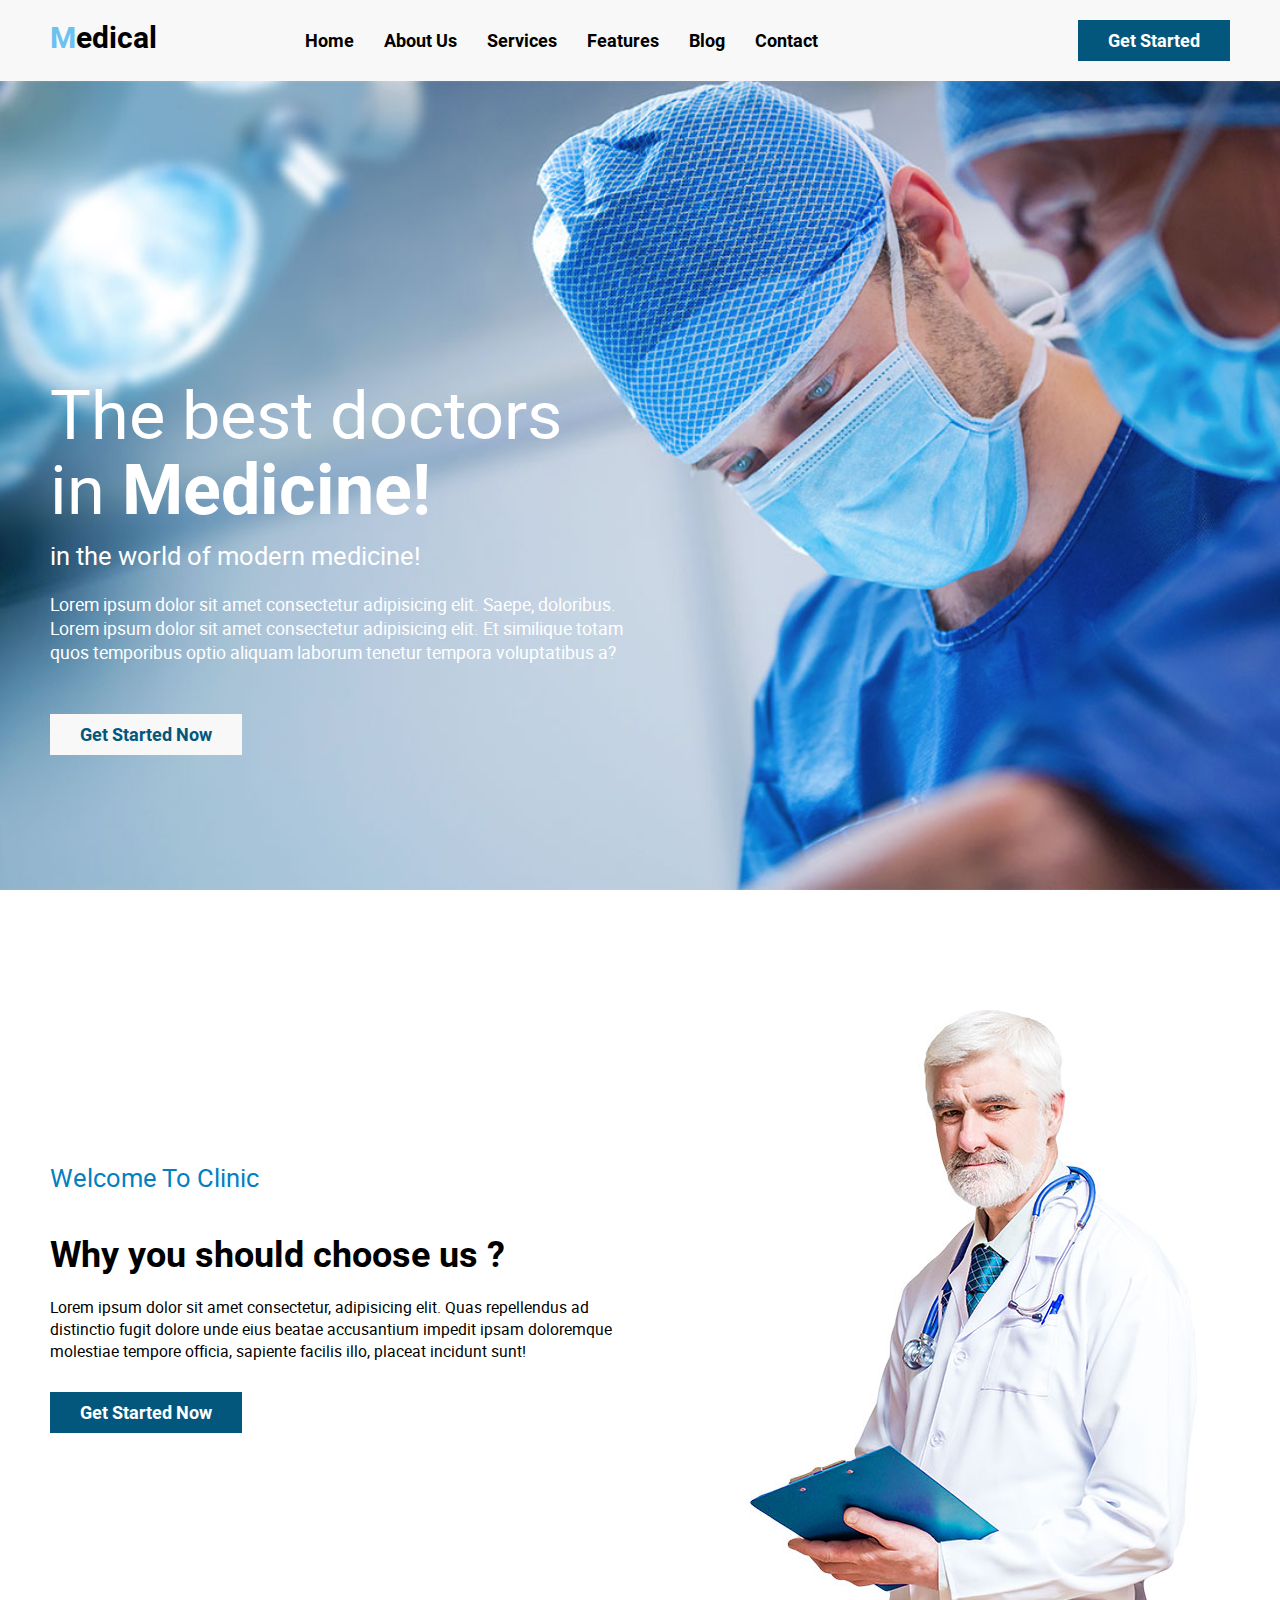
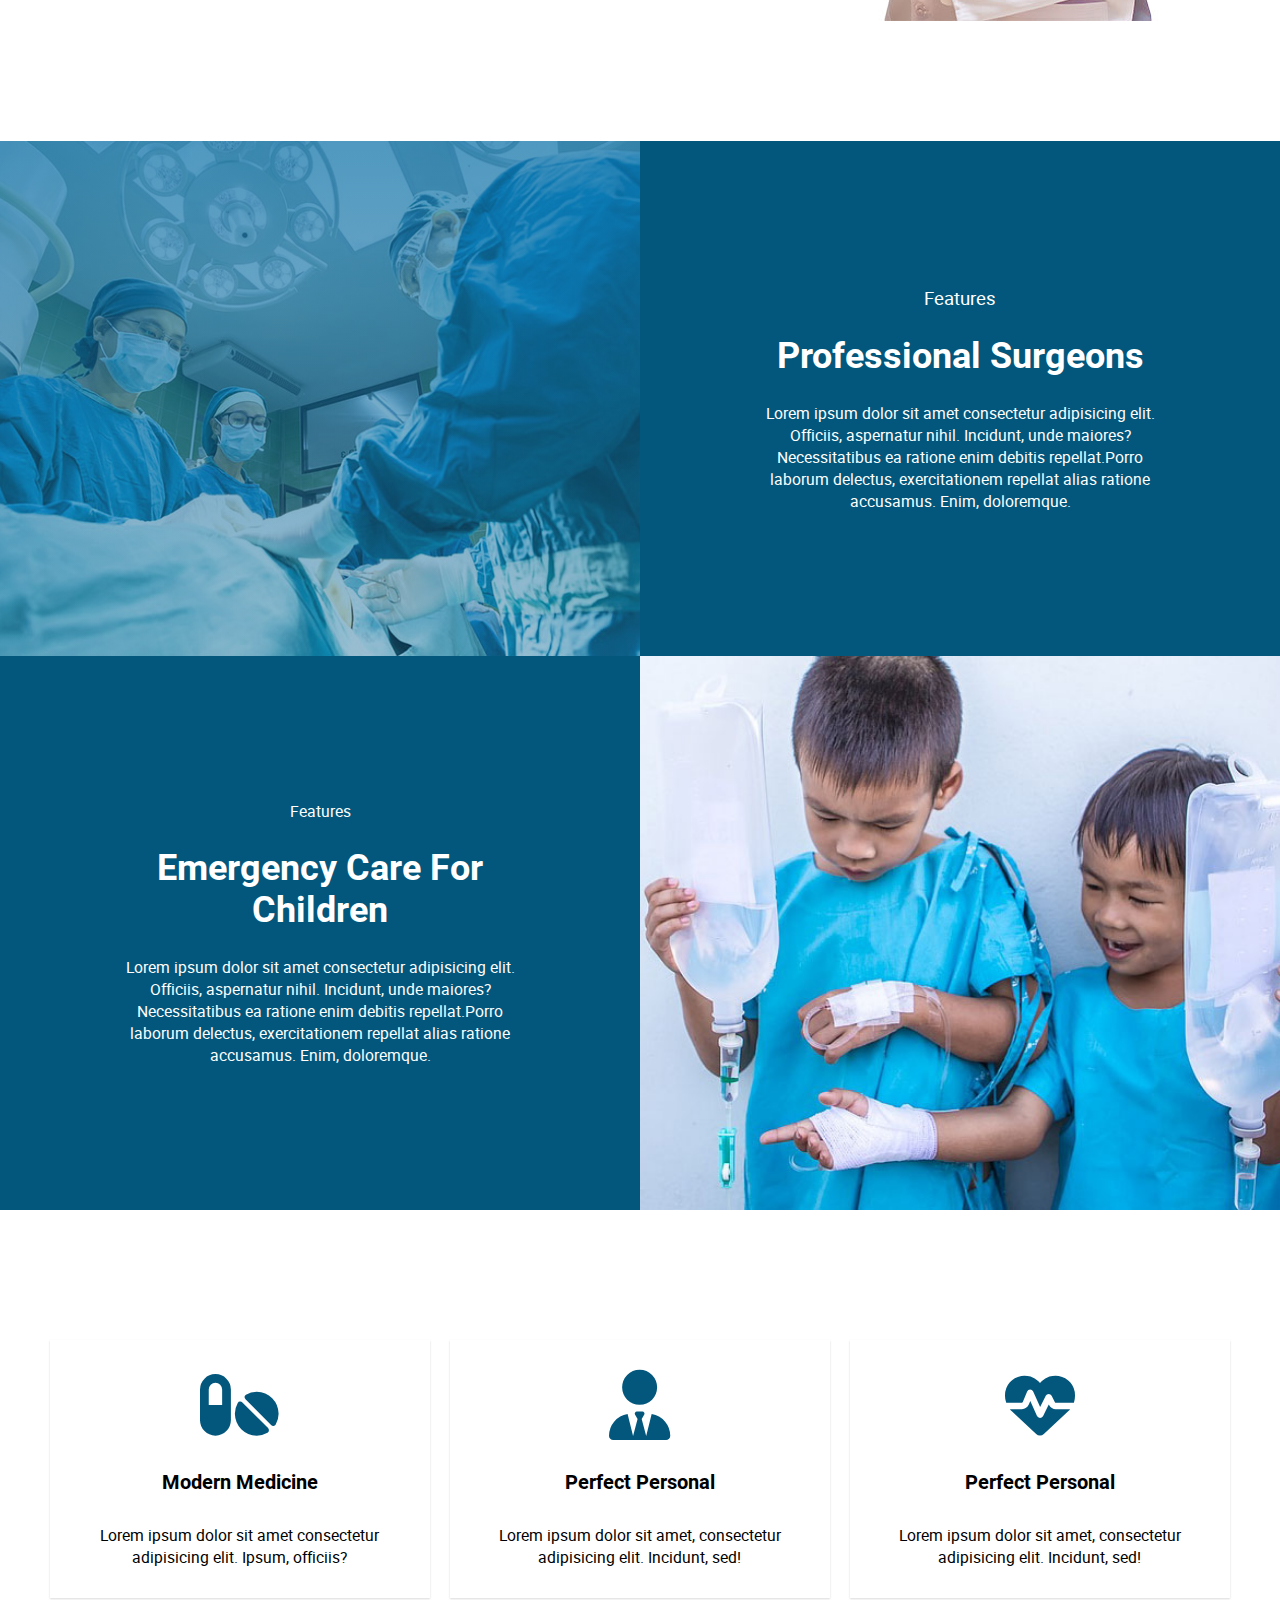
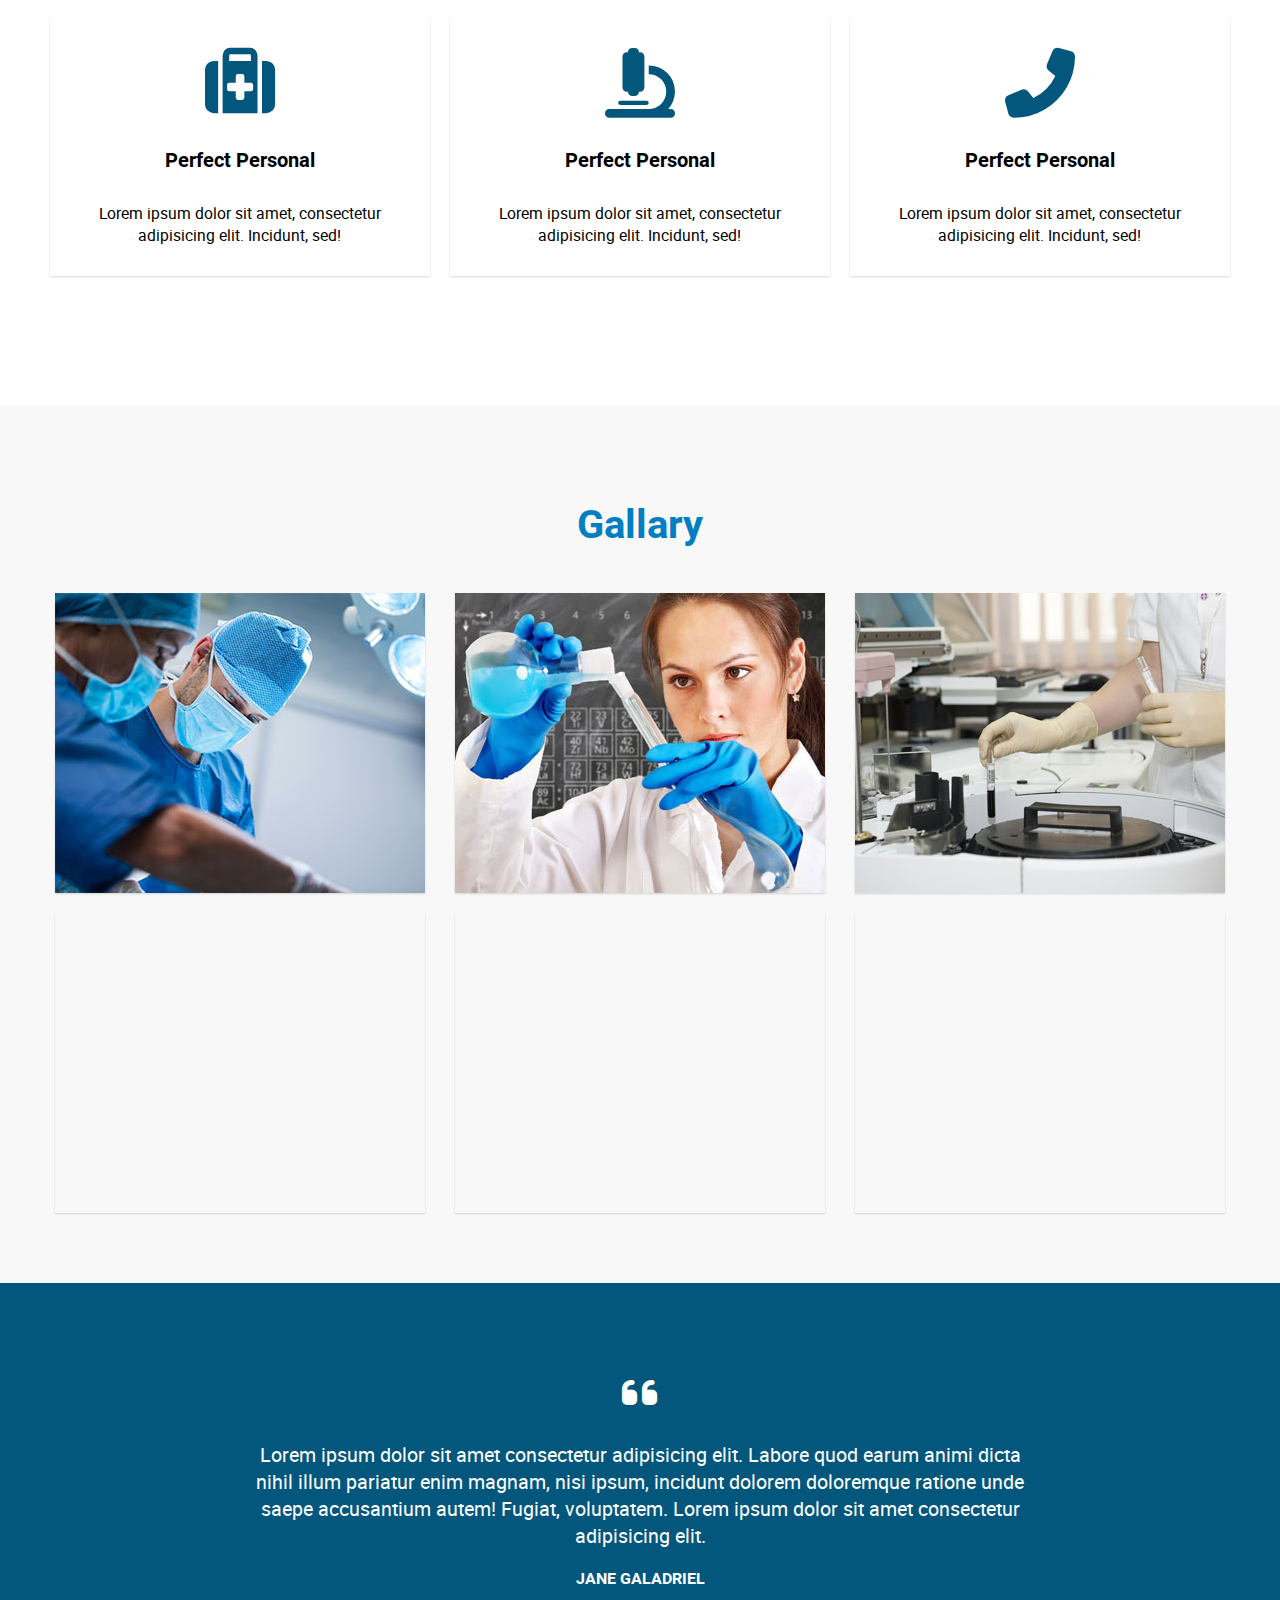
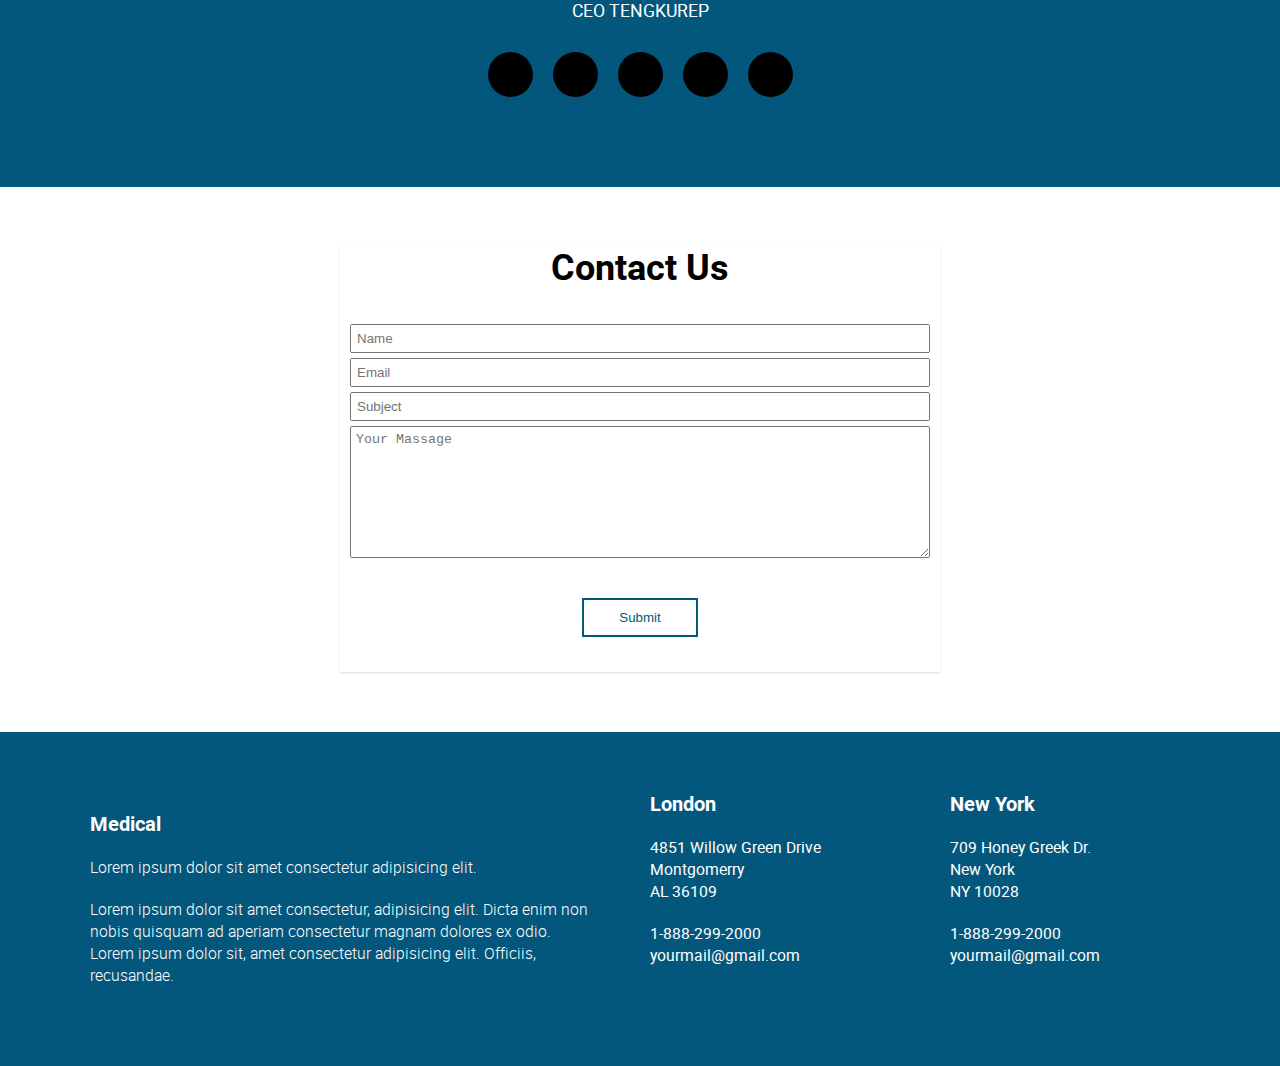
<file: index.html>
<!DOCTYPE html>
<html lang="en">

<head>
     <meta charset="UTF-8">
     <meta name="description" content="Medical Hospital">
     <meta http-equiv="X-UA-Compatible" content="IE=edge">
     <meta name="viewport" content="width=device-width, initial-scale=1.0">
     <title>Medical</title>
     <link rel="icon" href="img/icon.png">
     <link rel="stylesheet" href="/css/all.min.css">
     <link rel="stylesheet" href="/css/main.css">
</head>

<body>
     <div class="wrap-1">
          <header>
               <div class="container">
                    <div class="row">
                         <div class="col-2 col-t-2 col-m-6 col-p-6">
                                 <h1><a href="index.html"><span>M</span>edical</a></h1>
                         </div>
                         <div class="col-10 col-t-10 col-m-6 col-p-6">
                              <button class="mob" aria-label="Mobile Menu"><span></span><span></span><span></span></button>
                              <div class="flex">
                                   <nav class="outer">
                                        <ul>
                                             <li><a href="index.html">Home</a></li>
                                             <li><a href="aboutus.html">About Us</a></li>
                                             <li><a href="services.html">Services</a></li>
                                             <li><a href="feature.html">Features</a></li>
                                             <li><a href="blog.html">Blog</a></li>
                                             <li><a href="contact.html">Contact</a></li>
                                        </ul>
                                   </nav>
                                   <button class="btn">Get Started</button>
                              </div>
                         </div>
                    </div>
               </div>
          </header>
     </div>
     <div class="wrap-2">
          <div class="container">
               <div class="row">
                    <div class="col-6 col-t-6 col-m-8 col-p-12">
                         <div class="content1">
                              <h2>The best doctors <br> in<span> Medicine!</span></h2>
                              <p class="txt1">in the world of modern medicine!</p>
                              <p class="txt2">Lorem ipsum dolor sit amet consectetur adipisicing elit. Saepe, doloribus.
                                   Lorem ipsum dolor sit amet consectetur adipisicing elit. Et similique totam quos
                                   temporibus optio aliquam laborum tenetur tempora voluptatibus a?
                              </p>
                              <button class="btn">Get Started Now</button>
                         </div>
                    </div>
                    <div class="col-6 col-t-6 col-m-4 col-p-12"></div>
               </div>
          </div>
     </div>
     <div class="wrap-3">
          <div class="container">
               <div class="row">
                    <div class="col-6 col-m-5 col-p-12">
                         <div class="content2">
                              <p class="txt2">Welcome To Clinic</p>
                              <h3>Why you should choose us ?</h3>
                              <p>Lorem ipsum dolor sit amet consectetur, adipisicing elit. Quas repellendus ad
                                   distinctio
                                   fugit dolore unde eius beatae accusantium impedit ipsam doloremque molestiae tempore
                                   officia, sapiente facilis illo, placeat incidunt sunt!</p>
                              <a href="/aboutus.html" class="btn" role="button">Get Started Now</a>
                         </div>
                    </div>
                    <div class="col-1 col-m-1"></div>
                    <div class="col-5 col-m-6 col-p-12">
                         <img loading="lazy"  src="img/doctor1.jpg" height="611" width="448" alt="medical-img">
                    </div>
               </div>
          </div>
     </div>

     <div class="wrap-4">
          <div class="container">
               <div class="row">
                    <div class="col-6 col-t-6 col-m-6 col-p-12 op1"></div>
                    <div class="col-6 col-t-6 col-m-6 col-p-12">
                         <div class="content3">
                              <p class="txt3">Features</p>
                              <h3>Professional Surgeons</h3>
                              <p class="txt4">
                                   Lorem ipsum dolor sit amet consectetur adipisicing elit. Officiis, aspernatur nihil.
                                   Incidunt, unde maiores? Necessitatibus ea ratione enim debitis repellat.Porro laborum
                                   delectus, exercitationem repellat alias ratione accusamus. Enim, doloremque.
                              </p>
                         </div>
                    </div>
                    <div class="col-6 col-t-6 col-m-6 col-p-12">
                         <div class="content3">
                              <p>Features</p>
                              <h3>Emergency Care For Children</h3>
                              <p class="txt4">
                                   Lorem ipsum dolor sit amet consectetur adipisicing elit. Officiis, aspernatur nihil.
                                   Incidunt, unde maiores? Necessitatibus ea ratione enim debitis repellat.Porro laborum
                                   delectus, exercitationem repellat alias ratione accusamus. Enim, doloremque.
                              </p>
                         </div>
                    </div>
                    <div class="col-6 col-t-6 col-m-6 col-p-12 op2"></div>
               </div>
          </div>
     </div>

     <div class="wrap-5">
          <div class="container">
               <div class="row">
                    <div class="col-4 col-m-6 col-p-12">
                         <div class="facility">
                              <i class="fa-solid fa-pills"></i>
                              <h4>Modern Medicine</h4>
                              <p>Lorem ipsum dolor sit amet consectetur adipisicing elit. Ipsum, officiis?</p>
                         </div>
                    </div>
                    <div class="col-4 col-m-6 col-p-12">
                         <div class="facility">
                              <i class="fa-solid fa-user-tie"></i>
                              <h4>Perfect Personal</h4>
                              <p>Lorem ipsum dolor sit amet, consectetur adipisicing elit. Incidunt, sed!</p>
                         </div>
                    </div>
                    <div class="col-4 col-m-6 col-p-12">
                         <div class="facility">
                              <i class="fa-solid fa-heart-pulse"></i>
                              <h4>Perfect Personal</h4>
                              <p>Lorem ipsum dolor sit amet, consectetur adipisicing elit. Incidunt, sed!</p>
                         </div>
                    </div>
                    <div class="col-4 col-m-6 col-p-12">
                         <div class="facility">
                              <i class="fa-solid fa-suitcase-medical"></i>
                              <h4>Perfect Personal</h4>
                              <p>Lorem ipsum dolor sit amet, consectetur adipisicing elit. Incidunt, sed!</p>
                         </div>
                    </div>
                    <div class="col-4 col-m-6 col-p-12">
                         <div class="facility">
                              <i class="fa-solid fa-microscope"></i>
                              <h4>Perfect Personal</h4>
                              <p>Lorem ipsum dolor sit amet, consectetur adipisicing elit. Incidunt, sed!</p>
                         </div>
                    </div>
                    <div class="col-4 col-m-6 col-p-12">
                         <div class="facility">
                              <i class="fa-solid fa-phone-flip"></i>
                              <h4>Perfect Personal</h4>
                              <p>Lorem ipsum dolor sit amet, consectetur adipisicing elit. Incidunt, sed!</p>
                         </div>
                    </div>
               </div>
          </div>
     </div>

     <div class="wrap-6">
          <div class="container">
               <h3>Gallary</h3>
               <div class="row">
                    <div class="col-4 col-m-6 col-p-12">
                         <div class="gallary">
                              <img loading="lazy"  src="img/gallary1.jpg" alt="gallary_image" width="370" height="300">
                         </div>
                    </div>
                    <div class="col-4 col-m-6 col-p-12">
                         <div class="gallary">
                              <img loading="lazy"  src="img/gallary2.jpg" alt="gallary_image" width="370" height="300">
                         </div>
                    </div>
                    <div class="col-4 col-m-6 col-p-12">
                         <div class="gallary">
                              <img loading="lazy"  src="img/gallary3.jpg" alt="gallary_image" width="370" height="300">
                         </div>
                    </div>
                    <div class="col-4 col-m-6 col-p-12">
                         <div class="gallary">
                              <img loading="lazy"  src="img/gallary4.jpg" alt="gallary_image" width="370" height="300">
                         </div>
                    </div>
                    <div class="col-4 col-m-6 col-p-12">
                         <div class="gallary">
                              <img loading="lazy"  src="img/gallary5.jpg" alt="gallary_image" width="370" height="300">
                         </div>
                    </div>
                    <div class="col-4 col-m-6 col-p-12">
                         <div class="gallary">
                              <img loading="lazy"  src="img/gallary6.jpg" alt="gallary_image" width="370" height="300">
                         </div>
                    </div>
               </div>
          </div>
     </div>

     <div class="wrap-7">
          <div class="container">
               <div class="row">
                    <div class="col-2"></div>
                    <div class="col-8 col-p-12">
                         <div class="tabs">
                              <div class="tab-data">
                                   <div class="content">
                                        <p class="txt4"> <span class="fa fa-quote-left quote"></span> <br> <br>
                                             Lorem ipsum dolor sit amet consectetur adipisicing elit. Labore quod earum
                                             animi dicta nihil illum pariatur enim magnam, nisi ipsum, incidunt dolorem
                                             doloremque ratione unde saepe accusantium autem! Fugiat, voluptatem. Lorem
                                             ipsum dolor sit amet consectetur adipisicing elit.</p>
                                        <h4>Jane GalaDriel</h4>
                                        <p class="thin">CEO TENGKUREP</p>
                                   </div>
                                   <div class="content">
                                        <p class="txt4"> <span class="fa fa-quote-left quote"></span> <br> <br>
                                             Lorem ipsum dolor sit amet consectetur adipisicing elit. Labore quod earum
                                             animi dicta nihil illum pariatur enim magnam, nisi ipsum, incidunt dolorem
                                             doloremque ratione unde saepe accusantium autem! Fugiat, voluptatem. Lorem
                                             ipsum dolor sit amet consectetur adipisicing elit.</p>
                                        <h4>Jane GalaDriel</h4>
                                        <p class="thin">CEO TENGKUREP</p>
                                   </div>
                                   <div class="content">
                                        <p class="txt4"> <span class="fa fa-quote-left quote"></span> <br> <br>
                                             Lorem ipsum dolor sit amet consectetur adipisicing elit. Labore quod earum
                                             animi dicta nihil illum pariatur enim magnam, nisi ipsum, incidunt dolorem
                                             doloremque ratione unde saepe accusantium autem! Fugiat, voluptatem. Lorem
                                             ipsum dolor sit amet consectetur adipisicing elit.</p>
                                        <h4>Jane Thomas</h4>
                                        <p class="thin">CEO TENGKUREP</p>
                                   </div>
                                   <div class="content">
                                        <p class="txt4"> <span class="fa fa-quote-left quote"></span> <br> <br>
                                             Lorem ipsum dolor sit amet consectetur adipisicing elit. Labore quod earum
                                             animi dicta nihil illum pariatur enim magnam, nisi ipsum, incidunt dolorem
                                             doloremque ratione unde saepe accusantium autem! Fugiat, voluptatem. Lorem
                                             ipsum dolor sit amet consectetur adipisicing elit.</p>
                                        <h4>Jane GalaDriel</h4>
                                        <p class="thin">CEO TENGu</p>
                                   </div>
                                   <div class="content">
                                        <p class="txt4"> <span class="fa fa-quote-left quote"></span> <br> <br>
                                             Lorem ipsum dolor sit amet consectetur adipisicing elit. Labore quod earum
                                             animi dicta nihil illum pariatur enim magnam, nisi ipsum, incidunt dolorem
                                             doloremque ratione unde saepe accusantium autem! Fugiat, voluptatem. Lorem
                                             ipsum dolor sit amet consectetur adipisicing elit.</p>
                                        <h4>Jane GalaDriel</h4>
                                        <p class="thin">CEO TENGKUREP</p>
                                   </div>


                                   <ul>
                                        <li><a href="#"><img loading="lazy"  src="img/sm2.jpg" alt="review image" width="45"
                                                       height="45"></a></li>
                                        <li><a href="#"><img loading="lazy"  src="img/sm3.jpg" alt="review image" width="45"
                                                       height="45"></a></li>
                                        <li><a href="#" class="active"><img loading="lazy"  src="img/sm1.jpg" alt="review image"
                                                       width="45" height="45"></a></li>
                                        <li><a href="#"><img loading="lazy"  src="img/sm4.jpg" alt="review image" width="45"
                                                       height="45"></a></li>
                                        <li><a href="#"><img loading="lazy"  src="img/sm5.jpg" alt="review image" width="45"
                                                       height="45"></a></li>
                                   </ul>
                              </div>
                         </div>
                    </div>
                    <div class="col-2"></div>
               </div>
          </div>
     </div>

     <div class="wrap-8">
          <div class="container">
               <div class="row">
                    <div class="col-3"></div>
                    <div class="col-6 col-t-12 col-m-12 col-p-12 contct">
                         <form>
                              <h3>Contact Us</h3>
                         <label><input type="text" placeholder="Name" required></label>
                         <label><input type="email" placeholder="Email" required></label>
                         <label><input type="text" placeholder="Subject" required></label>
                         <textarea rows="8" placeholder="Your Massage" required></textarea>
                         <button class="btn">Submit</button>
                         </form>
                    </div>
                    <div class="col-3"></div>
               </div>
          </div>
     </div>

     <div class="wrap-9">
          <div class="container">
               <div class="row">
                    <div class="col-6 col-t-6 col-m-12 col-p-12">
                         <div class="footer_cnt">
                         <h4>Medical</h4>
                         <p class="txt6">Lorem ipsum dolor sit amet consectetur adipisicing elit.</p>
                         <p>Lorem ipsum dolor sit amet consectetur, adipisicing elit. Dicta enim non nobis quisquam ad aperiam consectetur magnam dolores ex odio. Lorem ipsum dolor sit, amet consectetur adipisicing elit. Officiis, recusandae.</p>
                         </div>
                    </div>
                    <div class="col-3 col-t-3 col-m-6 col-p-12">
                         <div class="ft_cnt">
                         <h4>London</h4>
                         <address>
                              4851 Willow Green Drive <br>
                              Montgomerry <br>
                              AL 36109
                         </address>

                         <a href="tel:+919532715931">1-888-299-2000</a><br>
                         <a href="mailto:yourmail@gmail.com">yourmail@gmail.com</a>
                         </div>
                    </div>
                    <div class="col-3 col-t-3 col-m-6 col-p-12">
                         <div class="ft_cnt">
                         <h4>New York</h4>
                         <address>
                              709 Honey Greek Dr. <br>
                              New York <br>
                              NY 10028
                         </address>

                         <a href="tel:+919532715931">1-888-299-2000</a><br>
                         <a href="mailto:yourmail@gmail.com">yourmail@gmail.com</a>
                         </div>
                    </div>

               </div>
          </div>
     </div>

     <script src="/js/jquery-3.6.0.min.js"></script>
     <script src="/js/main.js"></script>
</body>

</html>
</file>
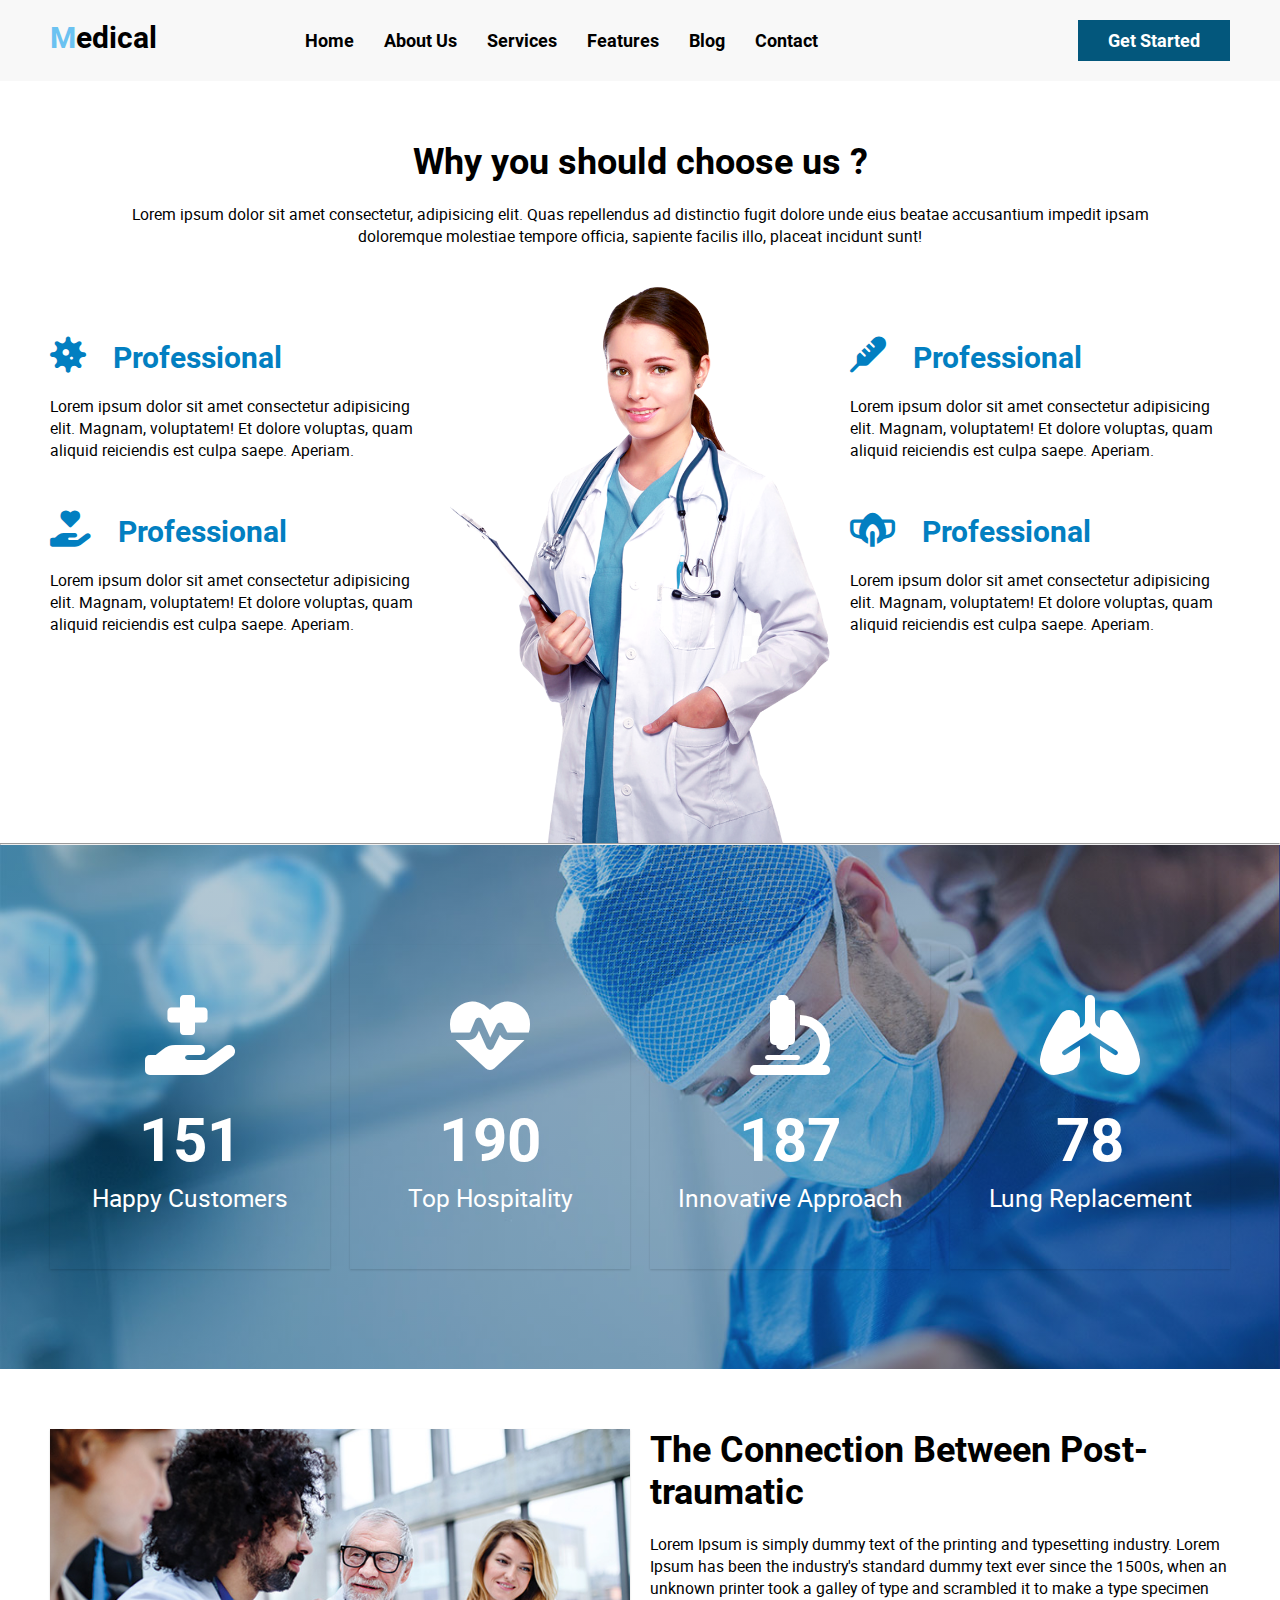
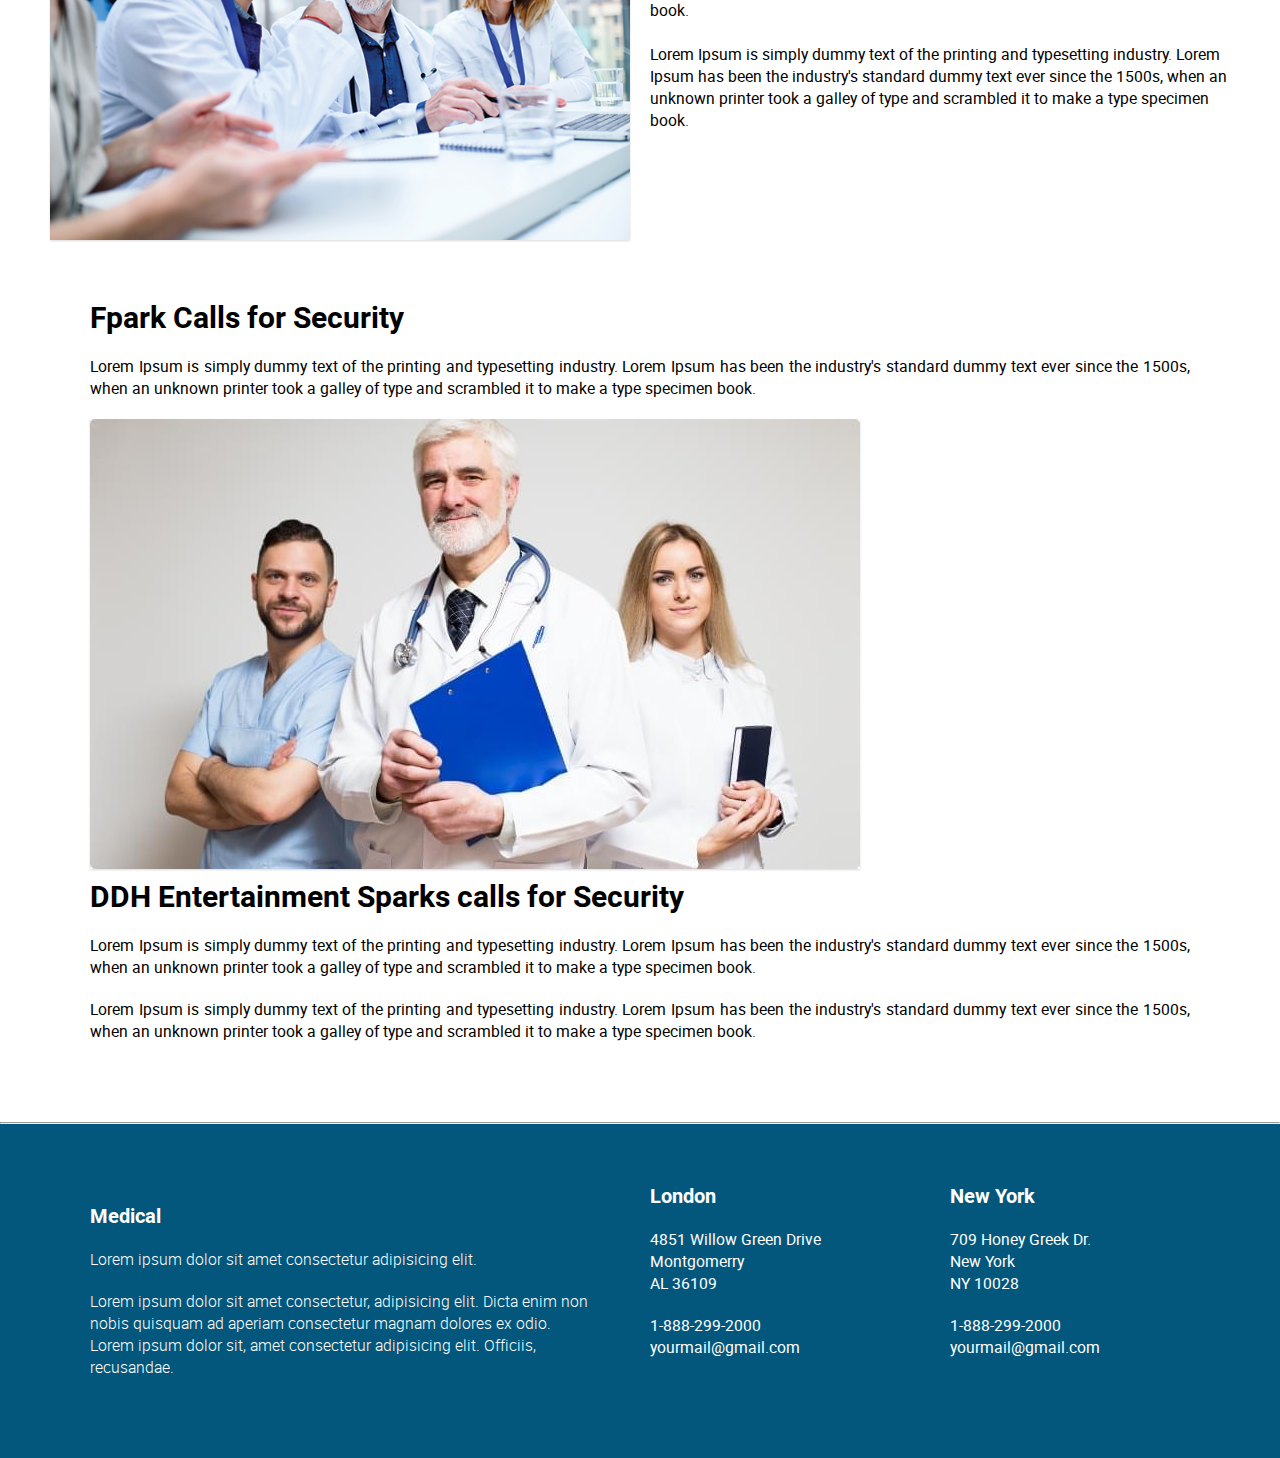
<file: aboutus.html>
<!DOCTYPE html>
<html lang="en">

<head>
     <meta charset="UTF-8">
     <meta name="description" content="Medical Hospital">
     <meta http-equiv="X-UA-Compatible" content="IE=edge">
     <meta name="viewport" content="width=device-width, initial-scale=1.0">
     <title>Medical</title>
     <link rel="icon" href="img/icon.png">
     <link rel="stylesheet" href="/css/all.min.css">
     <link rel="stylesheet" href="/css/main.css">
</head>

<body>
     <div class="wrap-1">
          <header>
               <div class="container">
                    <div class="row">
                         <div class="col-2 col-t-2 col-m-6 col-p-6">
                              <h1><a href="index.html"><span>M</span>edical</a></h1>
                         </div>
                         <div class="col-10 col-t-10 col-m-6 col-p-6">
                              <button class="mob"
                                   aria-label="Mobile Menu"><span></span><span></span><span></span></button>
                              <div class="flex">
                                   <nav class="outer">
                                        <ul>
                                             <li><a href="index.html">Home</a></li>
                                             <li><a href="aboutus.html">About Us</a></li>
                                             <li><a href="services.html">Services</a></li>
                                             <li><a href="feature.html">Features</a></li>
                                             <li><a href="blog.html">Blog</a></li>
                                             <li><a href="contact.html">Contact</a></li>
                                        </ul>
                                   </nav>
                                   <button class="btn">Get Started</button>
                              </div>
                         </div>
                    </div>
               </div>
          </header>
     </div>
     <div class="wrap-10">
          <div class="container">
               <div class="about">
                    <div class="row">
                         <div class="col-12 col-t-12 col-p-12">
                              <div class="about_cnt">
                                   <h3>Why you should choose us ?</h3>
                                   <p>Lorem ipsum dolor sit amet consectetur, adipisicing elit. Quas repellendus ad
                                        distinctio
                                        fugit dolore unde eius beatae accusantium impedit ipsam doloremque molestiae
                                        tempore
                                        officia, sapiente facilis illo, placeat incidunt sunt!</p>
                              </div>
                         </div>
                    </div>
                    <div class="about_profession">
                         <div class="row">
                              <div class="col-4 col-t-12 col-p-12 mbflex">
                                   <div class="row">
                                        <div class="col-12 col-t-6 col-p-12">
                                             <h3><i class="fa-sharp fa-solid fa-virus"></i> Professional</h3>
                                             <p>Lorem ipsum dolor sit amet consectetur adipisicing elit. Magnam,
                                                  voluptatem!
                                                  Et dolore voluptas, quam aliquid reiciendis est culpa saepe. Aperiam.
                                             </p>
                                        </div>
                                        <div class="col-12 col-t-6 col-p-12">
                                             <h3><i class="fa-sharp fa-solid fa-hand-holding-heart"></i> Professional
                                             </h3>
                                             <p>Lorem ipsum dolor sit amet consectetur adipisicing elit. Magnam,
                                                  voluptatem!
                                                  Et dolore voluptas, quam aliquid reiciendis est culpa saepe. Aperiam.
                                             </p>
                                        </div>
                                   </div>
                              </div>
                              <div class="col-t-2 space"></div>
                              <div class="col-4 col-t-8 col-p-12">
                                   <img loading="lazy"  src="img/doctor2.png" alt="Doctor" width="683" height="1000">
                              </div>
                              <div class="col-4 col-t-12 col-p-12">
                                   <div class="row">
                                        <div class="col-12 col-t-6 col-p-12">
                                             <h3><i class="fa-solid fa-thermometer"></i> Professional</h3>
                                             <p>Lorem ipsum dolor sit amet consectetur adipisicing elit. Magnam,
                                                  voluptatem!
                                                  Et dolore voluptas, quam aliquid reiciendis est culpa saepe. Aperiam.
                                             </p>
                                        </div>
                                        <div class="col-12 col-t-6 col-p-12">
                                             <h3><i class="fa-solid fa-mask-ventilator"></i> Professional</h3>
                                             <p>Lorem ipsum dolor sit amet consectetur adipisicing elit. Magnam,
                                                  voluptatem!
                                                  Et dolore voluptas, quam aliquid reiciendis est culpa saepe. Aperiam.
                                             </p>
                                        </div>
                                   </div>
                              </div>
                         </div>
                    </div>
               </div>
          </div>
     </div>
     <hr>

     <div class="wrap-11">
          <div class="container">
               <div class="row">
                    <div class="col-3 col-t-6 col-p-12">
                         <div class="countdown_text">
                              <i class="fa-solid fa-hand-holding-medical"></i> <br>
                              <span class="num" data-val="1000">0000</span>
                              <p>Happy Customers</p>
                         </div>
                    </div>
                    <div class="col-3 col-t-6 col-p-12">
                         <div class="countdown_text">
                              <i class="fa-solid fa-heart-pulse"></i> <br>
                              <span class="num" data-val="2017">0000</span>
                              <p>Top Hospitality</p>
                         </div>
                    </div>
                    <div class="col-3 col-t-6 col-p-12">
                         <div class="countdown_text">
                              <i class="fa-solid fa-microscope"></i> <br>
                              <span class="num" data-val="1105">0000</span>
                              <p>Innovative Approach</p>
                         </div>
                    </div>
                    <div class="col-3 col-t-6 col-p-12">
                         <div class="countdown_text">
                              <i class="fa-solid fa-lungs"></i> <br>
                              <span class="num" data-val="500">000</span>
                              <p>Lung Replacement</p>
                         </div>
                    </div>
               </div>
          </div>
     </div>
     <div class="wrap-16">
          <div class="container">
               <div class="row">
                    <div class="col-6 col-m-12 col-p-12">
                         <img loading="lazy"  src="img/about1.jpg" alt="medical-img" width="730" height="517">
                    </div>
                    <div class="col-6 col-m-12 col-p-12">
                         <h2>The Connection Between Post-traumatic</h2>
                         <p>Lorem Ipsum is simply dummy text of the printing and typesetting industry. Lorem Ipsum has
                              been the industry's standard dummy text ever since the 1500s, when an unknown printer took
                              a galley of type and scrambled it to make a type specimen book.</p>
                              <br>
                         <p>Lorem Ipsum is simply dummy text of the printing and typesetting industry. Lorem Ipsum has
                              been the industry's standard dummy text ever since the 1500s, when an unknown printer took
                              a galley of type and scrambled it to make a type specimen book.</p>

                    </div>

                    <div class="col-12 col-m-12 col-p-12 abt2">
                         <h3>Fpark Calls for Security</h3>
                         <p>Lorem Ipsum is simply dummy text of the printing and typesetting industry. Lorem Ipsum has
                              been the industry's standard dummy text ever since the 1500s, when an unknown printer took
                              a galley of type and scrambled it to make a type specimen book.</p>
                         <img loading="lazy"  src="img/about2.jpg" width="770" height="450" alt="medical-img">
                         <h3>DDH Entertainment Sparks calls for Security</h3>
                         <p>Lorem Ipsum is simply dummy text of the printing and typesetting industry. Lorem Ipsum has
                              been the industry's standard dummy text ever since the 1500s, when an unknown printer took
                              a galley of type and scrambled it to make a type specimen book.</p>
                         <p>Lorem Ipsum is simply dummy text of the printing and typesetting industry. Lorem Ipsum has
                              been the industry's standard dummy text ever since the 1500s, when an unknown printer took
                              a galley of type and scrambled it to make a type specimen book.</p>

                    </div>
               </div>
          </div>
     </div>
     <hr>
     <div class="wrap-9">
          <div class="container">
               <div class="row">
                    <div class="col-6 col-t-6 col-m-12 col-p-12">
                         <div class="footer_cnt">
                              <h4>Medical</h4>
                              <p class="txt6">Lorem ipsum dolor sit amet consectetur adipisicing elit.</p>
                              <p>Lorem ipsum dolor sit amet consectetur, adipisicing elit. Dicta enim non nobis quisquam
                                   ad aperiam consectetur magnam dolores ex odio. Lorem ipsum dolor sit, amet
                                   consectetur adipisicing elit. Officiis, recusandae.</p>
                         </div>
                    </div>
                    <div class="col-3 col-t-3 col-m-6 col-p-12">
                         <div class="ft_cnt">
                              <h4>London</h4>
                              <address>
                                   4851 Willow Green Drive <br>
                                   Montgomerry <br>
                                   AL 36109
                              </address>

                              <a href="tel:+919532715931">1-888-299-2000</a><br>
                              <a href="mailto:yourmail@gmail.com">yourmail@gmail.com</a>
                         </div>
                    </div>
                    <div class="col-3 col-t-3 col-m-6 col-p-12">
                         <div class="ft_cnt">
                              <h4>New York</h4>
                              <address>
                                   709 Honey Greek Dr. <br>
                                   New York <br>
                                   NY 10028
                              </address>

                              <a href="tel:+919532715931">1-888-299-2000</a><br>
                              <a href="mailto:yourmail@gmail.com">yourmail@gmail.com</a>
                         </div>
                    </div>

               </div>
          </div>
     </div>
     <script src="/js/jquery-3.6.0.min.js"></script>
     <script src="/js/main.js"></script>
</body>

</html>
</file>
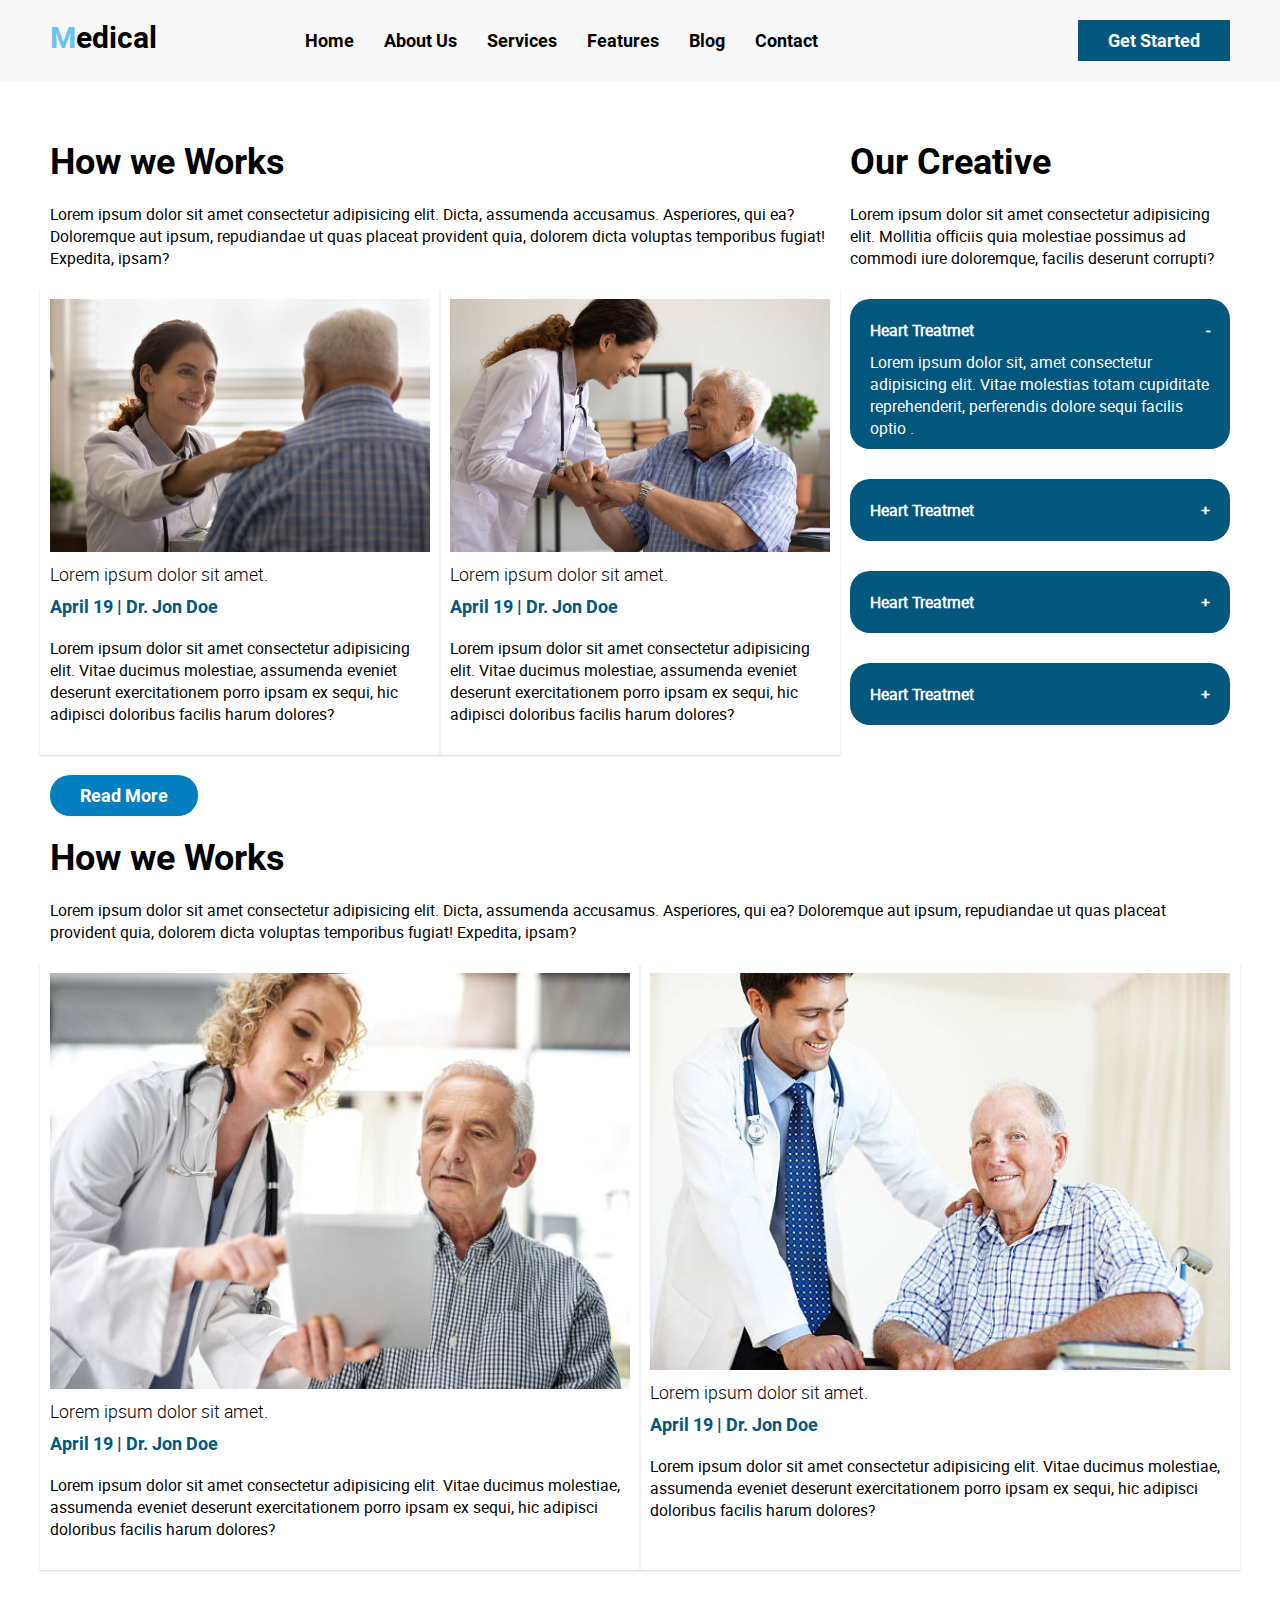
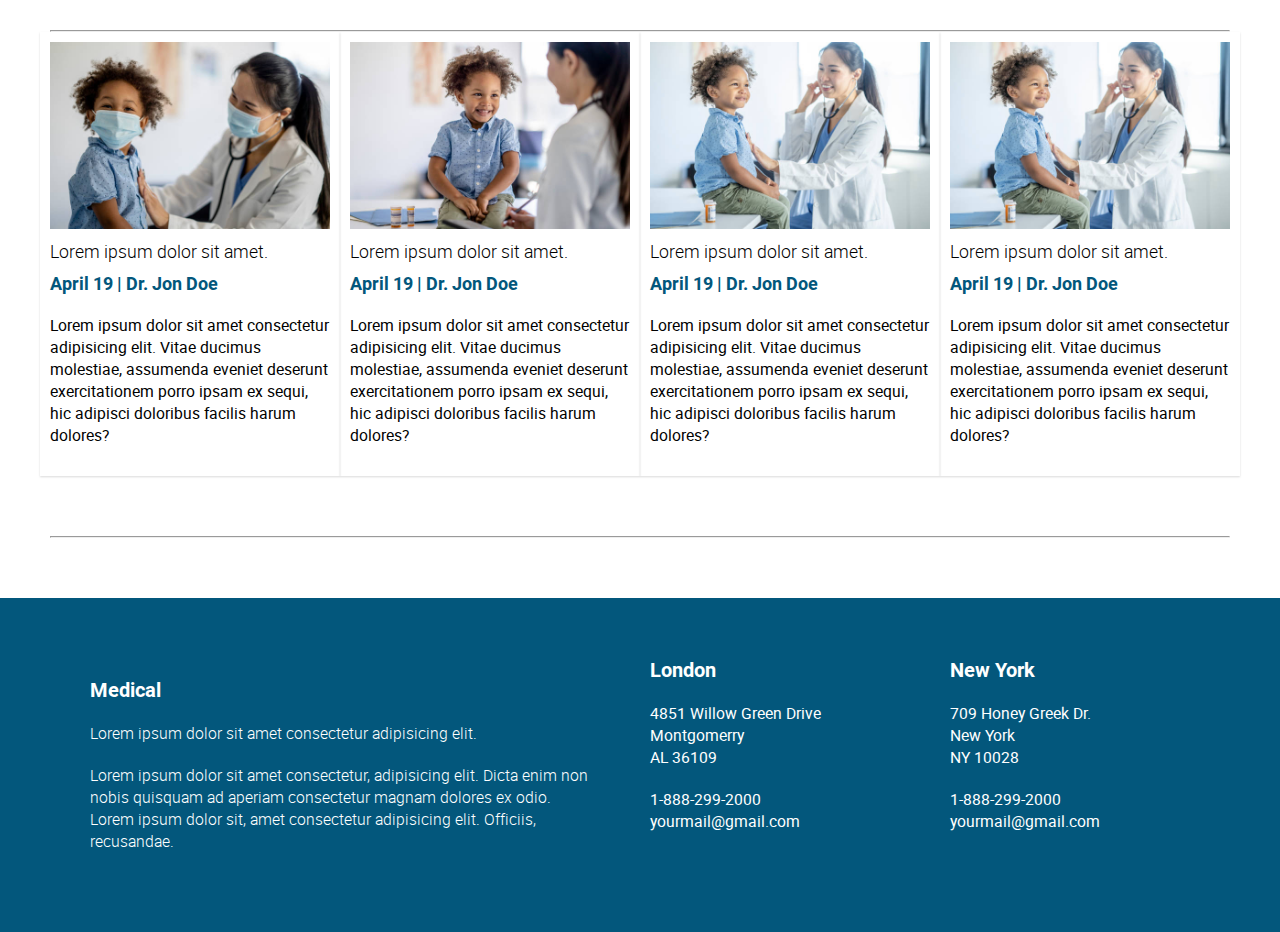
<file: blog.html>
<!DOCTYPE html>
<html lang="en">

<head>
     <meta charset="UTF-8">
     <meta name="description" content="Medical Hospital">
     <meta http-equiv="X-UA-Compatible" content="IE=edge">
     <meta name="viewport" content="width=device-width, initial-scale=1.0">
     <title>Medical</title>
     <link rel="icon" href="img/icon.png">
     <link rel="stylesheet" href="/css/all.min.css">
     <link rel="stylesheet" href="/css/main.css">
</head>

<body>
     <div class="wrap-1">
          <header>
               <div class="container">
                    <div class="row">
                         <div class="col-2 col-t-2 col-m-6 col-p-6">
                                 <h1><a href="index.html"><span>M</span>edical</a></h1>
                         </div>
                         <div class="col-10 col-t-10 col-m-6 col-p-6">
                              <button class="mob" aria-label="Mobile Menu"><span></span><span></span><span></span></button>
                              <div class="flex">
                                   <nav class="outer">
                                        <ul>
                                             <li><a href="index.html">Home</a></li>
                                             <li><a href="aboutus.html">About Us</a></li>
                                             <li><a href="services.html">Services</a></li>
                                             <li><a href="feature.html">Features</a></li>
                                             <li><a href="blog.html">Blog</a></li>
                                             <li><a href="contact.html">Contact</a></li>
                                        </ul>
                                   </nav>
                                   <button class="btn">Get Started</button>
                              </div>
                         </div>
                    </div>
               </div>
          </header>
     </div>
<!---blog-->
     <div class="wrap-13">
          <div class="container">
               <div class="row">
                    <div class="col-8 col-t-12 col-p-12">
                         <h3>How we Works</h3>
                         <p class="cnt1">Lorem ipsum dolor sit amet consectetur adipisicing elit. Dicta, assumenda accusamus. Asperiores, qui ea? Doloremque aut ipsum, repudiandae ut quas placeat provident quia, dolorem dicta voluptas temporibus fugiat! Expedita, ipsam?</p>
                         <div class="smallContent">
                         <div class="row">
                              <div class="col-6 col-p-12 blog_cnt">
                                   <img loading="lazy"  src="img/dp4.jpg" width="612" height="408" alt="patient_pic">
                                   <p class="thin">Lorem ipsum dolor sit amet.</p>
                                   <p class="maincnt">April 19 | Dr. Jon Doe</p>
                                   <p class="cnt2">Lorem ipsum dolor sit amet consectetur adipisicing elit. Vitae ducimus molestiae, assumenda eveniet deserunt exercitationem porro ipsam ex sequi, hic adipisci doloribus facilis harum dolores?</p>
                              </div>
                              <div class="col-6 col-p-12 blog_cnt">
                                   <img loading="lazy"  src="img/dp3.jpg" width="612" height="408" alt="patient_pic">
                                   <p class="thin">Lorem ipsum dolor sit amet.</p>
                                   <p class="maincnt">April 19 | Dr. Jon Doe</p>
                                   <p class="cnt2">Lorem ipsum dolor sit amet consectetur adipisicing elit. Vitae ducimus molestiae, assumenda eveniet deserunt exercitationem porro ipsam ex sequi, hic adipisci doloribus facilis harum dolores?</p>
                              </div>
                         </div>
                         <a href="blog.html" role="button" class="btn">Read More</a>
                         </div>
                    </div>
                    <div class="col-4 col-t-8 col-p-12">
                         <h3>Our Creative</h3>
                         <p class="cnt1">Lorem ipsum dolor sit amet consectetur adipisicing elit. Mollitia officiis quia molestiae possimus ad commodi iure doloremque, facilis deserunt corrupti?</p>
                         <div class="acc">
                              <div class="accordian">
                                  <a class="active" href="">Heart Treatmet</a>
                                  <p>Lorem ipsum dolor sit, amet consectetur adipisicing elit. Vitae molestias totam cupiditate reprehenderit,
                                      perferendis dolore sequi facilis optio .</p>
                              </div>
                      
                              <div class="accordian">
                                  <a href="">Heart Treatmet</a>
                                  <p>Lorem ipsum dolor sit, amet consectetur adipisicing elit. Vitae molestias totam cupiditate reprehenderit,
                                      perferendis dolore sequi facilis optio .</p>
                              </div>
                              <div class="accordian">
                                  <a href="">Heart Treatmet</a>
                                   <p>Lorem ipsum dolor sit, amet consectetur adipisicing elit. Vitae molestias totam cupiditate reprehenderit,
                                      perferendis dolore sequi facilis optio .</p>
                              </div>
                              <div class="accordian">
                                   <a href="">Heart Treatmet</a>
                                        <p>Lorem ipsum dolor sit, amet consectetur adipisicing elit. Vitae molestias totam cupiditate reprehenderit,
                                      perferendis dolore sequi facilis optio .</p>
                               </div>
                               
                          </div>
                    </div>
               </div>

               <div class="row">
                    <div class="col-12 col-t-12 col-p-12">
                         <h3>How we Works</h3>
                         <p class="cnt1">Lorem ipsum dolor sit amet consectetur adipisicing elit. Dicta, assumenda accusamus. Asperiores, qui ea? Doloremque aut ipsum, repudiandae ut quas placeat provident quia, dolorem dicta voluptas temporibus fugiat! Expedita, ipsam?</p>
                         <div class="smallContent">
                         <div class="row">
                              <div class="col-6 col-t-6 col-p-12 blog_cnt">
                                   <img loading="lazy"  src="img/dp5.jpg" width="612" height="439" alt="patient_pic">
                                   <p class="thin">Lorem ipsum dolor sit amet.</p>
                                   <p class="maincnt">April 19 | Dr. Jon Doe</p>
                                   <p class="cnt2">Lorem ipsum dolor sit amet consectetur adipisicing elit. Vitae ducimus molestiae, assumenda eveniet deserunt exercitationem porro ipsam ex sequi, hic adipisci doloribus facilis harum dolores?</p>
                              </div>
                              <div class="col-6 col-t-6 col-p-12 blog_cnt">
                                   <img loading="lazy"  src="img/dp6.jpg" width="612" height="419" alt="patient_pic">
                                   <p class="thin">Lorem ipsum dolor sit amet.</p>
                                   <p class="maincnt">April 19 | Dr. Jon Doe</p>
                                   <p class="cnt2">Lorem ipsum dolor sit amet consectetur adipisicing elit. Vitae ducimus molestiae, assumenda eveniet deserunt exercitationem porro ipsam ex sequi, hic adipisci doloribus facilis harum dolores?</p>
                              </div>
                         </div>
                         </div>
                         <hr>
                         <div class="smallContent">
                         <div class="row">
                              <div class="col-3 col-t-6 col-p-12 blog_cnt">
                                   <img loading="lazy"  src="img/blog1.jpg" width="612" height="408" alt="patient_pic">
                                   <p class="thin">Lorem ipsum dolor sit amet.</p>
                                   <p class="maincnt">April 19 | Dr. Jon Doe</p>
                                   <p class="cnt2">Lorem ipsum dolor sit amet consectetur adipisicing elit. Vitae ducimus molestiae, assumenda eveniet deserunt exercitationem porro ipsam ex sequi, hic adipisci doloribus facilis harum dolores?</p>
                              </div>
                              <div class="col-3 col-t-6 col-p-12 blog_cnt">
                                   <img loading="lazy"  src="img/blog2.jpg" width="612" height="408" alt="patient_pic">
                                   <p class="thin">Lorem ipsum dolor sit amet.</p>
                                   <p class="maincnt">April 19 | Dr. Jon Doe</p>
                                   <p class="cnt2">Lorem ipsum dolor sit amet consectetur adipisicing elit. Vitae ducimus molestiae, assumenda eveniet deserunt exercitationem porro ipsam ex sequi, hic adipisci doloribus facilis harum dolores?</p>
                              </div>
                              <div class="col-3 col-t-6 col-p-12 blog_cnt">
                                   <img loading="lazy"  src="img/blog4.jpg" width="612" height="408" alt="patient_pic">
                                   <p class="thin">Lorem ipsum dolor sit amet.</p>
                                   <p class="maincnt">April 19 | Dr. Jon Doe</p>
                                   <p class="cnt2">Lorem ipsum dolor sit amet consectetur adipisicing elit. Vitae ducimus molestiae, assumenda eveniet deserunt exercitationem porro ipsam ex sequi, hic adipisci doloribus facilis harum dolores?</p>
                              </div>
                              <div class="col-3 col-t-6 col-p-12 blog_cnt">
                                   <img loading="lazy"  src="img/blog6.jpg" width="612" height="408" alt="patient_pic">
                                   <p class="thin">Lorem ipsum dolor sit amet.</p>
                                   <p class="maincnt">April 19 | Dr. Jon Doe</p>
                                   <p class="cnt2">Lorem ipsum dolor sit amet consectetur adipisicing elit. Vitae ducimus molestiae, assumenda eveniet deserunt exercitationem porro ipsam ex sequi, hic adipisci doloribus facilis harum dolores?</p>
                              </div>
                         </div>
                         </div>
                    </div>
               </div>
               <hr>
          </div>
     </div>

     <div class="wrap-9">
          <div class="container">
               <div class="row">
                    <div class="col-6 col-t-6 col-m-12 col-p-12">
                         <div class="footer_cnt">
                         <h4>Medical</h4>
                         <p class="txt6">Lorem ipsum dolor sit amet consectetur adipisicing elit.</p>
                         <p>Lorem ipsum dolor sit amet consectetur, adipisicing elit. Dicta enim non nobis quisquam ad aperiam consectetur magnam dolores ex odio. Lorem ipsum dolor sit, amet consectetur adipisicing elit. Officiis, recusandae.</p>
                         </div>
                    </div>
                    <div class="col-3 col-t-3 col-m-6 col-p-12">
                         <div class="ft_cnt">
                         <h4>London</h4>
                         <address>
                              4851 Willow Green Drive <br>
                              Montgomerry <br>
                              AL 36109
                         </address>

                         <a href="tel:+919532715931">1-888-299-2000</a><br>
                         <a href="mailto:yourmail@gmail.com">yourmail@gmail.com</a>
                         </div>
                    </div>
                    <div class="col-3 col-t-3 col-m-6 col-p-12">
                         <div class="ft_cnt">
                         <h4>New York</h4>
                         <address>
                              709 Honey Greek Dr. <br>
                              New York <br>
                              NY 10028
                         </address>

                         <a href="tel:+919532715931">1-888-299-2000</a><br>
                         <a href="mailto:yourmail@gmail.com">yourmail@gmail.com</a>
                         </div>
                    </div>

               </div>
          </div>
     </div>

     <script src="/js/jquery-3.6.0.min.js"></script>
     <script src="/js/main.js"></script>
</body>

</html>
</file>
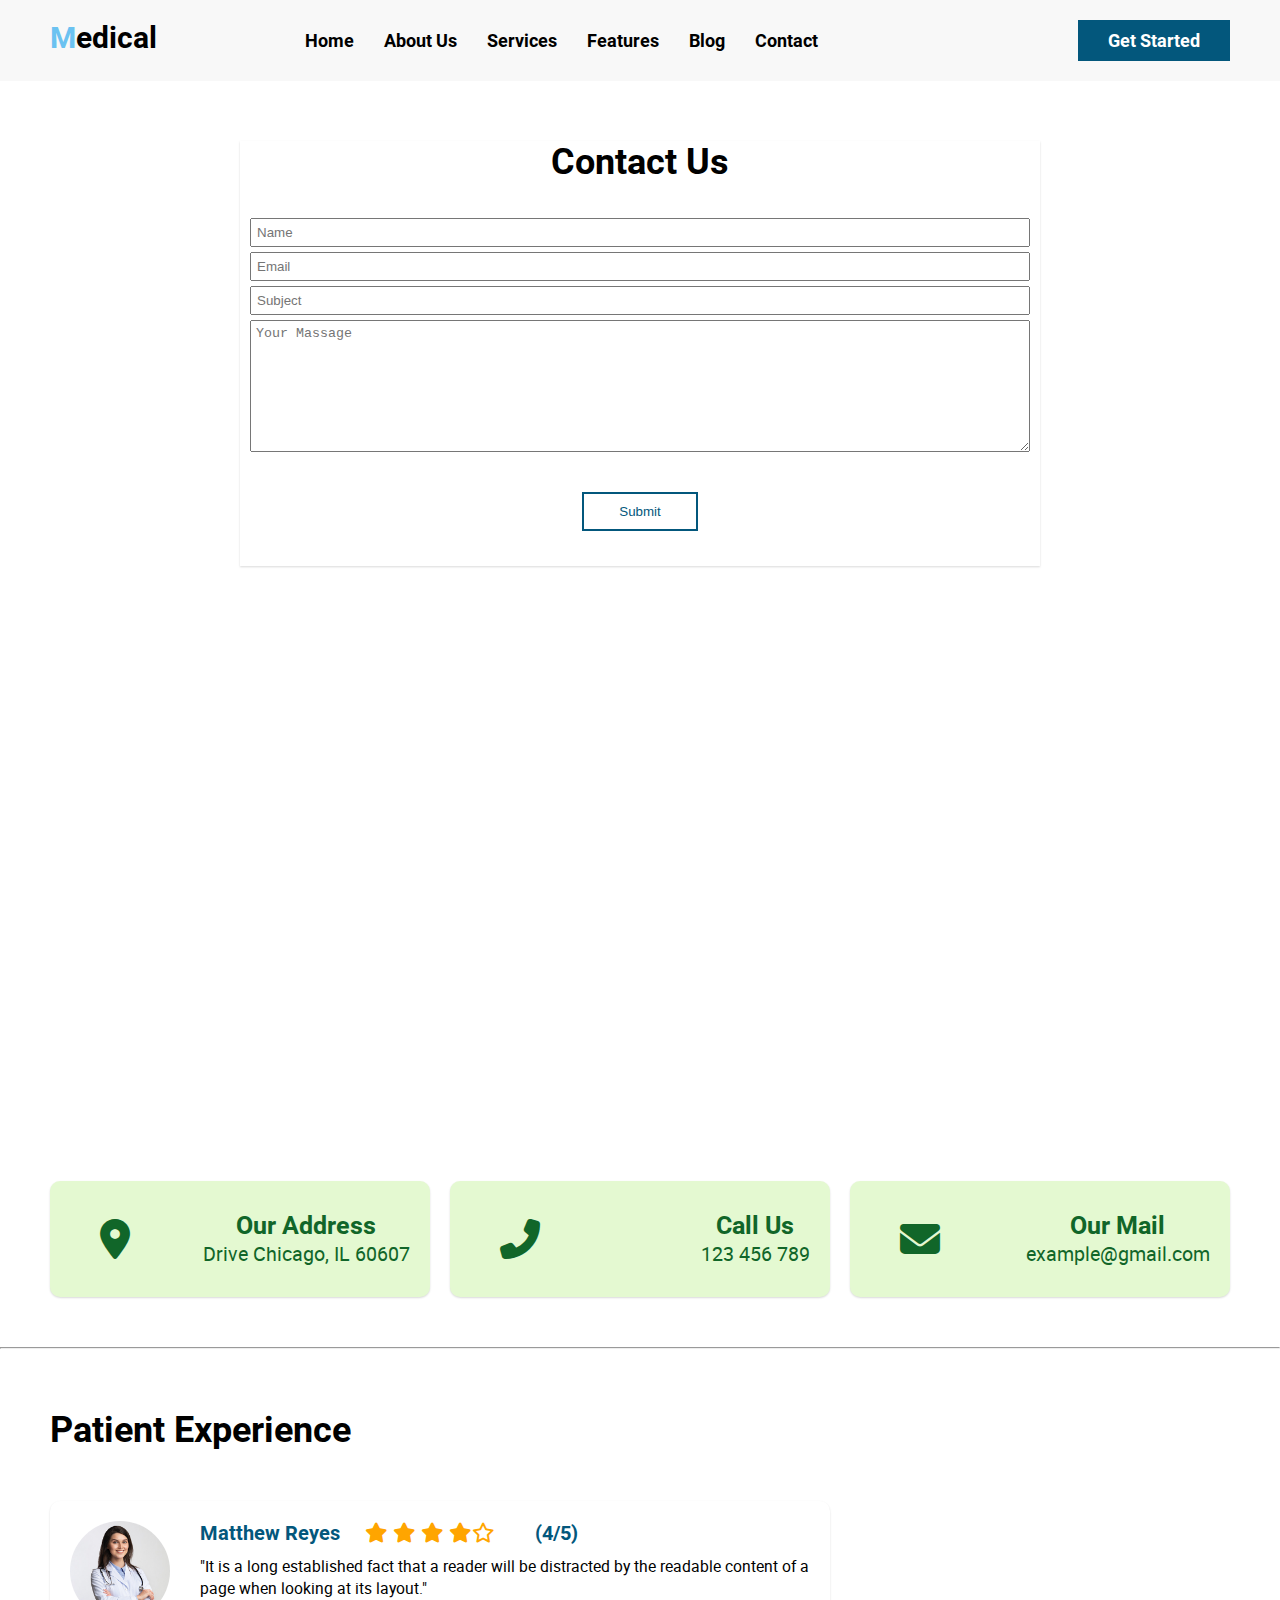
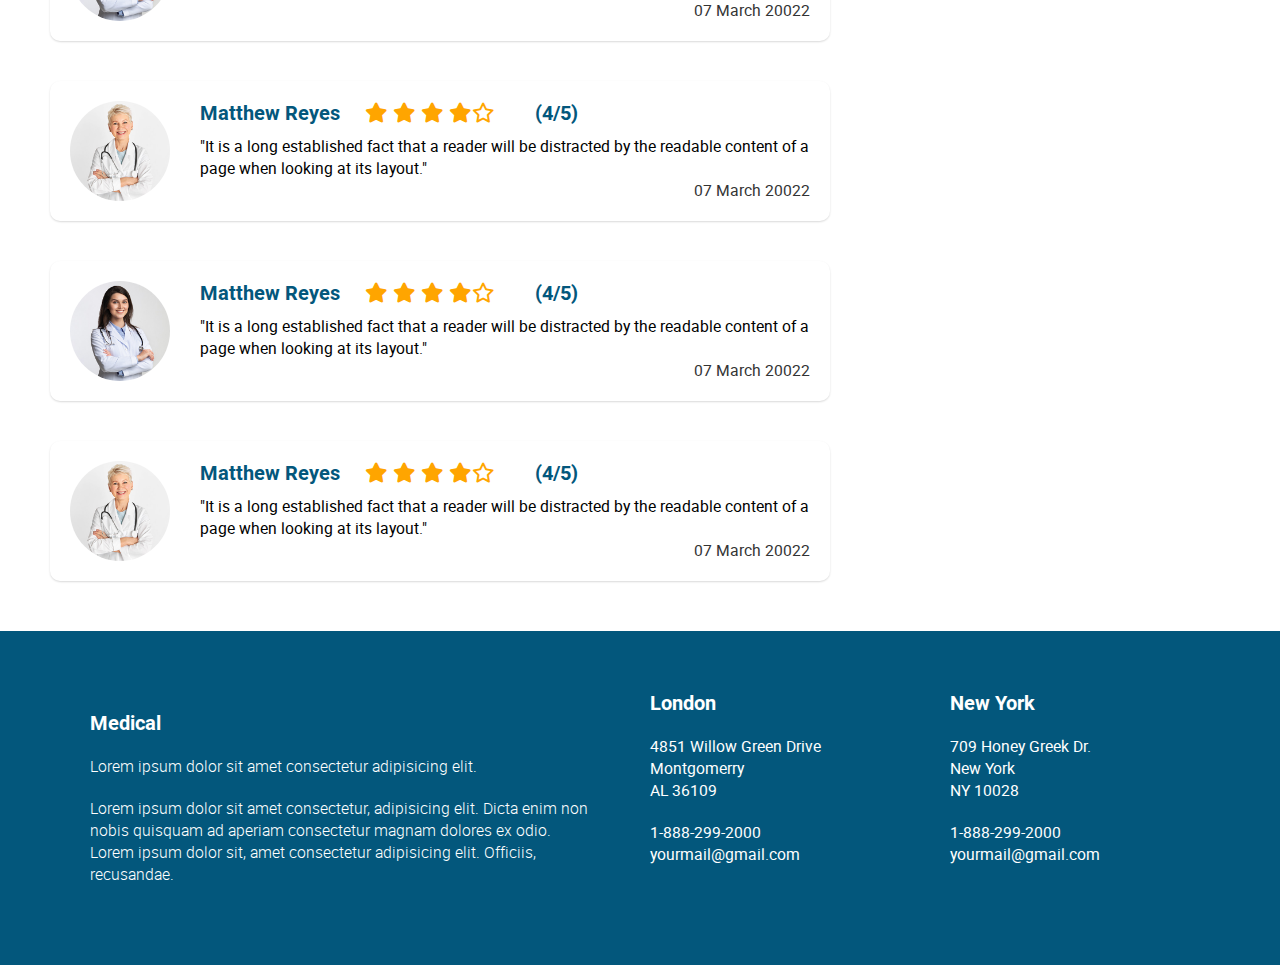
<file: contact.html>
<!DOCTYPE html>
<html lang="en">

<head>
     <meta charset="UTF-8">
     <meta name="description" content="Medical Hospital">
     <meta http-equiv="X-UA-Compatible" content="IE=edge">
     <meta name="viewport" content="width=device-width, initial-scale=1.0">
     <title>Medical</title>
     <link rel="icon" href="img/icon.png">
     <link rel="stylesheet" href="/css/all.min.css">
     <link rel="stylesheet" href="/css/main.css">
</head>

<body>
     <div class="wrap-1">
          <header>
               <div class="container">
                    <div class="row">
                         <div class="col-2 col-t-2 col-m-6 col-p-6">
                                 <h1><a href="index.html"><span>M</span>edical</a></h1>
                         </div>
                         <div class="col-10 col-t-10 col-m-6 col-p-6">
                              <button class="mob" aria-label="Mobile Menu"><span></span><span></span><span></span></button>
                              <div class="flex">
                                   <nav class="outer">
                                        <ul>
                                             <li><a href="index.html">Home</a></li>
                                             <li><a href="aboutus.html">About Us</a></li>
                                             <li><a href="services.html">Services</a></li>
                                             <li><a href="feature.html">Features</a></li>
                                             <li><a href="blog.html">Blog</a></li>
                                             <li><a href="contact.html">Contact</a></li>
                                        </ul>
                                   </nav>
                                   <button class="btn">Get Started</button>
                              </div>
                         </div>
                    </div>
               </div>
          </header>
     </div>
     <div class="wrap-8">
          <div class="container">
               <div class="row">
                    <div class="col-2"></div>
                    <div class="col-8 col-t-8 col-m-12 col-p-12 contct">
                         <form>
                              <h3>Contact Us</h3>
                         <label><input type="text" placeholder="Name" required></label>
                         <label><input type="email" placeholder="Email" required></label>
                         <label><input type="text" placeholder="Subject" required></label>
                         <textarea rows="8" placeholder="Your Massage" required></textarea>
                         <button class="btn">Submit</button>
                         </form>
                    </div>
                    <div class="col-2"></div>
               </div>
          </div>
     </div>
     <div class="wrap-14">
          <iframe
               src="https://www.google.com/maps/embed?pb=!1m18!1m12!1m3!1d193386.1841067072!2d-74.06584472895175!3d40.76952143822433!2m3!1f0!2f0!3f0!3m2!1i1024!2i768!4f13.1!3m3!1m2!1s0x89c258c38df4025b%3A0x5b252d05ec62554!2sNewYork-Presbyterian%20%2F%20Weill%20Cornell%20Medical%20Center!5e0!3m2!1sen!2sin!4v1663438839621!5m2!1sen!2sin"
               height="500" allowfullscreen="" loading="lazy" referrerpolicy="no-referrer-when-downgrade"></iframe>
     </div>

     <div class="wrap-15">
          <div class="container">
               <div class="row">
                    <div class="col-4 col-t-4 col-m-6 col-p-12">
                         <div class="flex">
                              <i class="fa-solid fa-location-dot"></i>
                              <div class="adr1">
                                   <p>Our Address</p>
                                   <h4>Drive Chicago, IL 60607</h4>
                              </div>
                         </div>
                    </div>
                    <div class="col-4 col-t-4 col-m-6 col-p-12">
                         <div class="flex">
                              <i class="fa-solid fa-phone-alt"></i>
                              <div class="adr1">
                                   <p>Call Us</p>
                                   <h4>123 456 789</h4>
                              </div>
                         </div>
                    </div>
                    <div class="col-4 col-t-4 col-m-6 col-p-12">
                         <div class="flex">
                              <i class="fa-solid fa-envelope"></i>
                              <div class="adr1">
                                   <p>Our Mail</p>
                                   <h4>example@gmail.com</h4>
                              </div>
                         </div>
                    </div>
               </div>
          </div>
     </div>
     <hr>
     <div class="wrap-20">
          <div class="container">
               <h2>Patient Experience</h2>
               <div class="row">
                    <div class="col-8 col-t-12 col-m-12 col-p-12">
                         <div class="row">
                              <div class="col-12 col-p-12">
                                   <div class="massage">
                                        <img loading="lazy"  src="img/pspt1.jpg" width="348" height="348" alt="dp">
                                        <div class="msg">
                                             <h3>Matthew Reyes <span> <i class="fa fa-star"></i> <i class="fa fa-star"></i> <i class="fa fa-star"></i> <i class="fa fa-star"></i><i class="fa-regular fa-star"></i></span><span>(4/5)</span></h3>
                                             <p>"It is a long established fact that a reader will be distracted by the readable content of a page when looking at its layout."</p>
                                             <p class="right">07 March 20022</p>
                                        </div>
                                   </div>
                              </div>
                              <div class="col-12 col-p-12">
                                   <div class="massage">
                                        <img loading="lazy"  src="img/meet3.jpg" width="348" height="348" alt="dp">
                                        <div class="msg">
                                             <h3>Matthew Reyes <span> <i class="fa fa-star"></i> <i class="fa fa-star"></i> <i class="fa fa-star"></i> <i class="fa fa-star"></i><i class="fa-regular fa-star"></i></span><span>(4/5)</span></h3>
                                             <p>"It is a long established fact that a reader will be distracted by the readable content of a page when looking at its layout."</p>
                                             <p class="right">07 March 20022</p>
                                        </div>
                                   </div>
                              </div>
                              <div class="col-12 col-p-12">
                                   <div class="massage">
                                        <img loading="lazy"  src="img/meet1.jpg" width="348" height="348" alt="dp">
                                        <div class="msg">
                                             <h3>Matthew Reyes <span> <i class="fa fa-star"></i> <i class="fa fa-star"></i> <i class="fa fa-star"></i> <i class="fa fa-star"></i><i class="fa-regular fa-star"></i></span><span>(4/5)</span></h3>
                                             <p>"It is a long established fact that a reader will be distracted by the readable content of a page when looking at its layout."</p>
                                             <p class="right">07 March 20022</p>
                                        </div>
                                   </div>
                              </div>
                              <div class="col-12 col-p-12">
                                   <div class="massage">
                                        <img loading="lazy"  src="img/meet3.jpg" width="348" height="348" alt="dp">
                                        <div class="msg">
                                             <h3>Matthew Reyes <span> <i class="fa fa-star"></i> <i class="fa fa-star"></i> <i class="fa fa-star"></i> <i class="fa fa-star"></i><i class="fa-regular fa-star"></i></span><span>(4/5)</span></h3>
                                             <p>"It is a long established fact that a reader will be distracted by the readable content of a page when looking at its layout."</p>
                                             <p class="right">07 March 20022</p>
                                        </div>
                                   </div>
                              </div>
                         </div>
                    </div>
                    <div class="col-4"></div>
               </div>
          </div>
     </div>

     <div class="wrap-9">
          <div class="container">
               <div class="row">
                    <div class="col-6 col-t-6 col-m-12 col-p-12">
                         <div class="footer_cnt">
                         <h4>Medical</h4>
                         <p class="txt6">Lorem ipsum dolor sit amet consectetur adipisicing elit.</p>
                         <p>Lorem ipsum dolor sit amet consectetur, adipisicing elit. Dicta enim non nobis quisquam ad aperiam consectetur magnam dolores ex odio. Lorem ipsum dolor sit, amet consectetur adipisicing elit. Officiis, recusandae.</p>
                         </div>
                    </div>
                    <div class="col-3 col-t-3 col-m-6 col-p-12">
                         <div class="ft_cnt">
                         <h4>London</h4>
                         <address>
                              4851 Willow Green Drive <br>
                              Montgomerry <br>
                              AL 36109
                         </address>

                         <a href="tel:+919532715931">1-888-299-2000</a><br>
                         <a href="mailto:yourmail@gmail.com">yourmail@gmail.com</a>
                         </div>
                    </div>
                    <div class="col-3 col-t-3 col-m-6 col-p-12">
                         <div class="ft_cnt">
                         <h4>New York</h4>
                         <address>
                              709 Honey Greek Dr. <br>
                              New York <br>
                              NY 10028
                         </address>

                         <a href="tel:+919532715931">1-888-299-2000</a><br>
                         <a href="mailto:yourmail@gmail.com">yourmail@gmail.com</a>
                         </div>
                    </div>

               </div>
          </div>
     </div>
     <script src="/js/jquery-3.6.0.min.js"></script>
     <script src="/js/main.js"></script>
</body>

</html>
</file>
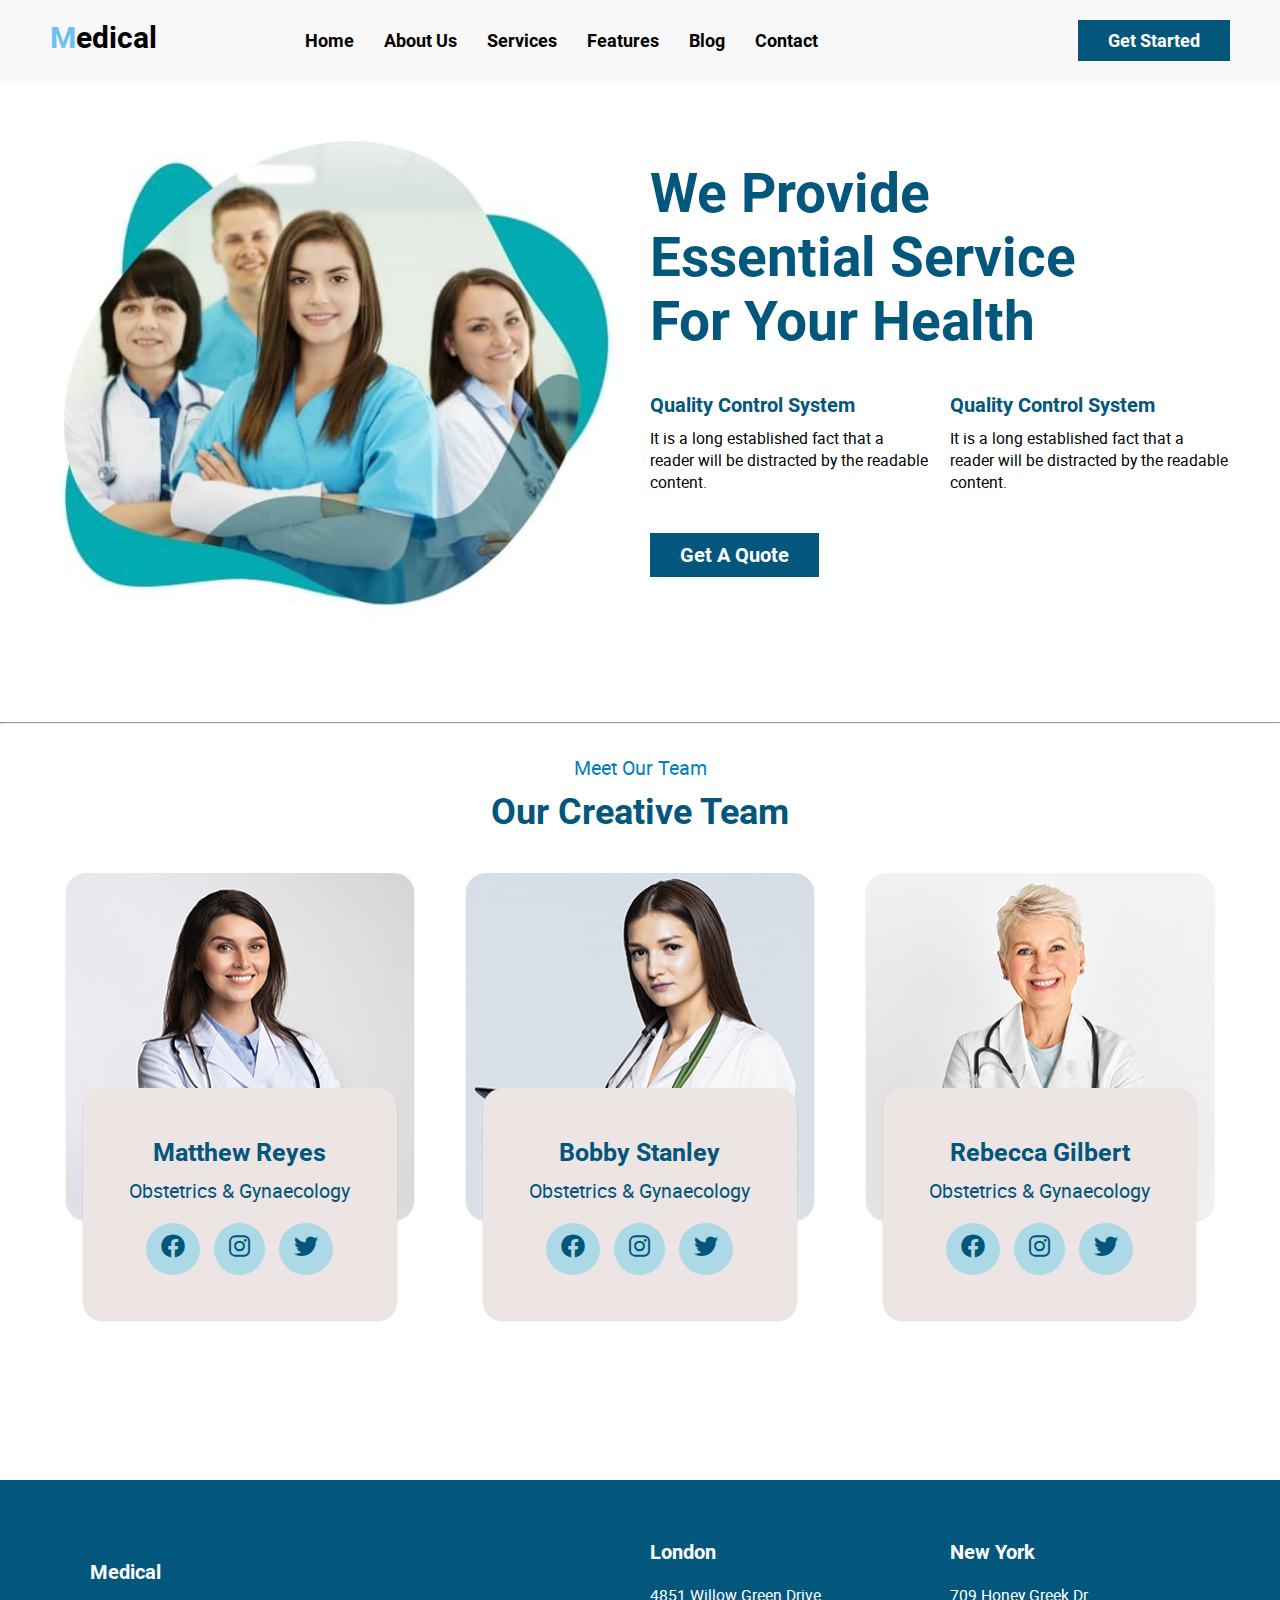
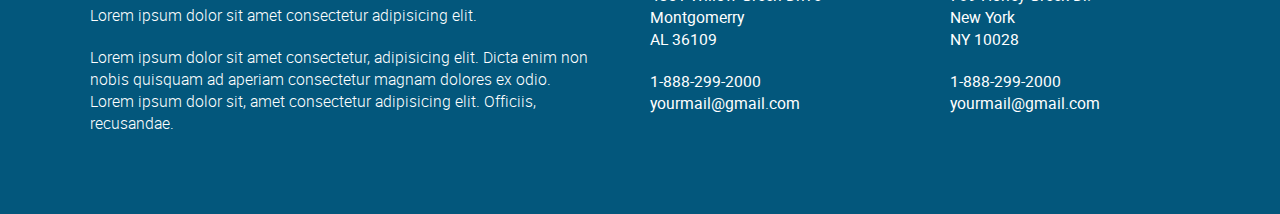
<file: feature.html>
<!DOCTYPE html>
<html lang="en">

<head>
     <meta charset="UTF-8">
     <meta name="description" content="Medical Hospital">
     <meta http-equiv="X-UA-Compatible" content="IE=edge">
     <meta name="viewport" content="width=device-width, initial-scale=1.0">
     <title>Medical</title>
     <link rel="icon" href="img/icon.png">
     <link rel="stylesheet" href="/css/all.min.css">
     <link rel="stylesheet" href="/css/main.css">

</head>

<body>
     <div class="wrap-1">
          <header>
               <div class="container">
                    <div class="row">
                         <div class="col-2 col-t-2 col-m-6 col-p-6">
                                 <h1><a href="index.html"><span>M</span>edical</a></h1>
                         </div>
                         <div class="col-10 col-t-10 col-m-6 col-p-6">
                              <button class="mob" aria-label="Mobile Menu"><span></span><span></span><span></span></button>
                              <div class="flex">
                                   <nav class="outer">
                                        <ul>
                                             <li><a href="index.html">Home</a></li>
                                             <li><a href="aboutus.html">About Us</a></li>
                                             <li><a href="services.html">Services</a></li>
                                             <li><a href="feature.html">Features</a></li>
                                             <li><a href="blog.html">Blog</a></li>
                                             <li><a href="contact.html">Contact</a></li>
                                        </ul>
                                   </nav>
                                   <button class="btn">Get Started</button>
                              </div>
                         </div>
                    </div>
               </div>
          </header>
     </div>

     <div class="wrap-17">
          <div class="container">
               <div class="row">
                    <div class="col-6 col-t-12">
                         <img loading="lazy"  src="img/feature.jpg" width="585" height="525" alt="feature_IMG">
                    </div>
                    <div class="col-6 col-t-12">
                         <div class="feature">
                              <h2>We Provide <br> Essential Service <br> For Your Health</h2>
                              <div class="row">
                                   <div class="col-6">
                                        <h4><a href="">Quality Control System</a></h4>
                                        <p>It is a long established fact that a reader will be distracted by the
                                             readable content.</p>
                                        <button class="btn">Get A Quote</button>
                                   </div>
                                   <div class="col-6">
                                        <h4><a href="">Quality Control System</a></h4>
                                        <p>It is a long established fact that a reader will be distracted by the
                                             readable content.</p>
                                   </div>
                              </div>
                         </div>
                    </div>
               </div>
          </div>
     </div>
     <hr>
     <div class="wrap-18">
          <div class="container">
               <p class="small">Meet Our Team</p>
               <h2>Our Creative Team</h2>
               <div class="row">
                    <div class="col-4 col-t-4 col-m-6 col-p-12">
                         <div class="meet">
                              <img loading="lazy"  src="img/meet1.jpg" width="348" height="348" alt="doctor">
                              <div class="over">
                                   <h4><a href="">Matthew Reyes</a></h4>
                                   <p><a href="">Obstetrics & Gynaecology</a></p>
                                   <div class="icon">
                                        <a href=""><i class="fa-brands fa-facebook"></i></a>
                                        <a href=""><i class="fa-brands fa-instagram"></i></a>
                                        <a href=""><i class="fa-brands fa-twitter"></i></a>
                                   </div>
                              </div>
                         </div>
                    </div>
                    <div class="col-4 col-t-4 col-m-6 col-p-12">
                         <div class="meet">
                              <img loading="lazy"  src="img/meet2.jpg" width="348" height="348" alt="doctor">
                              <div class="over">
                                   <h4><a href="">Bobby Stanley</a></h4>
                                   <p><a href="">Obstetrics & Gynaecology</a></p>
                                   <div class="icon">
                                        <a href=""><i class="fa-brands fa-facebook"></i></a>
                                        <a href=""><i class="fa-brands fa-instagram"></i></a>
                                        <a href=""><i class="fa-brands fa-twitter"></i></a>
                                   </div>
                              </div>
                         </div>
                    </div>
                    <div class="col-4 col-t-4 col-m-6 col-p-12">
                         <div class="meet meetmarge">
                              <img loading="lazy"  src="img/meet3.jpg" width="348" height="348" alt="doctor">
                              <div class="over">
                                   <h4><a href="">Rebecca Gilbert</a></h4>
                                   <p><a href="">Obstetrics & Gynaecology</a></p>
                                   <div class="icon">
                                        <a href=""><i class="fa-brands fa-facebook"></i></a>
                                        <a href=""><i class="fa-brands fa-instagram"></i></a>
                                        <a href=""><i class="fa-brands fa-twitter"></i></a>
                                   </div>
                              </div>
                         </div>
                    </div>

               </div>
          </div>
     </div>


     <div class="wrap-9">
          <div class="container">
               <div class="row">
                    <div class="col-6 col-t-6 col-m-12 col-p-12">
                         <div class="footer_cnt">
                         <h4>Medical</h4>
                         <p class="txt6">Lorem ipsum dolor sit amet consectetur adipisicing elit.</p>
                         <p>Lorem ipsum dolor sit amet consectetur, adipisicing elit. Dicta enim non nobis quisquam ad aperiam consectetur magnam dolores ex odio. Lorem ipsum dolor sit, amet consectetur adipisicing elit. Officiis, recusandae.</p>
                         </div>
                    </div>
                    <div class="col-3 col-t-3 col-m-6 col-p-12">
                         <div class="ft_cnt">
                         <h4>London</h4>
                         <address>
                              4851 Willow Green Drive <br>
                              Montgomerry <br>
                              AL 36109
                         </address>

                         <a href="tel:+919532715931">1-888-299-2000</a><br>
                         <a href="mailto:yourmail@gmail.com">yourmail@gmail.com</a>
                         </div>
                    </div>
                    <div class="col-3 col-t-3 col-m-6 col-p-12">
                         <div class="ft_cnt">
                         <h4>New York</h4>
                         <address>
                              709 Honey Greek Dr. <br>
                              New York <br>
                              NY 10028
                         </address>

                         <a href="tel:+919532715931">1-888-299-2000</a><br>
                         <a href="mailto:yourmail@gmail.com">yourmail@gmail.com</a>
                         </div>
                    </div>

               </div>
          </div>
     </div>

     <script src="/js/jquery-3.6.0.min.js"></script>

     <script src="/js/main.js"></script>
</body>

</html>
</file>
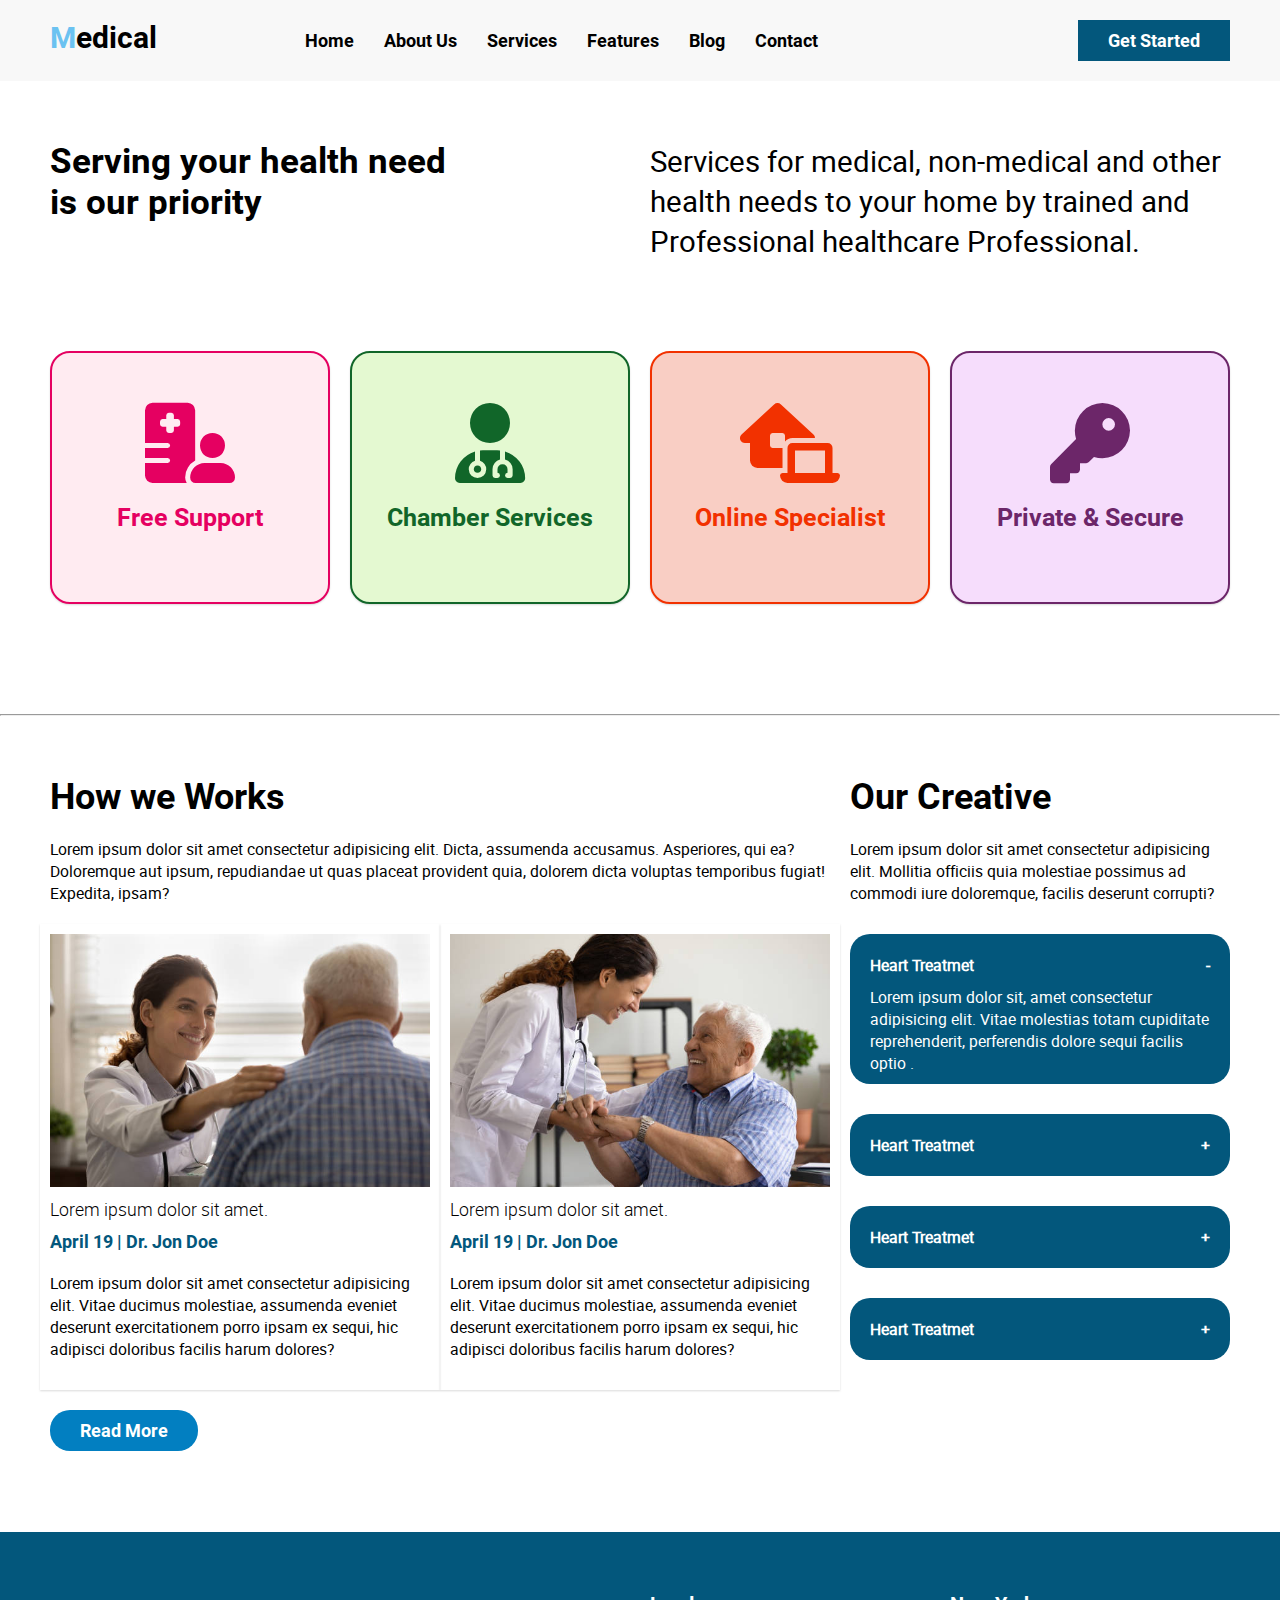
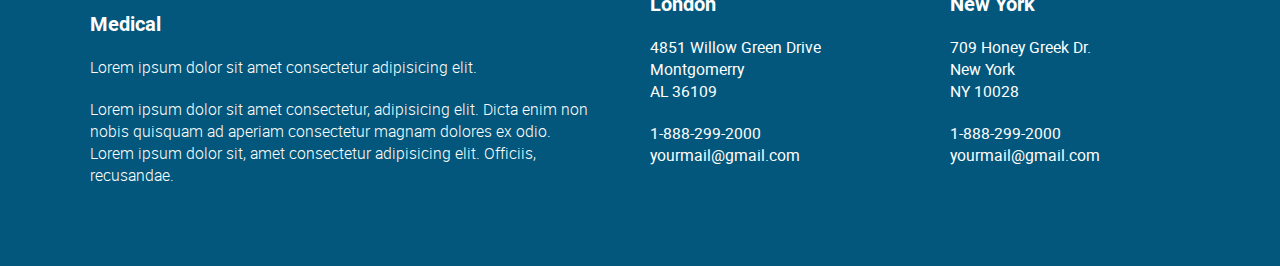
<file: services.html>
<!DOCTYPE html>
<html lang="en">
<head>
     <meta charset="UTF-8">
     <meta name="description" content="Medical Hospital">
     <meta http-equiv="X-UA-Compatible" content="IE=edge">
     <meta name="viewport" content="width=device-width, initial-scale=1.0">
     <title>Medical</title>
     <link rel="icon" href="img/icon.png">
     <link rel="stylesheet" href="/css/all.min.css">
     <link rel="stylesheet" href="/css/main.css">
</head>

<body>
     <div class="wrap-1">
          <header>
               <div class="container">
                    <div class="row">
                         <div class="col-2 col-t-2 col-m-6 col-p-6">
                                 <h1><a href="index.html"><span>M</span>edical</a></h1>
                         </div>
                         <div class="col-10 col-t-10 col-m-6 col-p-6">
                              <button class="mob" aria-label="Mobile Menu"><span></span><span></span><span></span></button>
                              <div class="flex">
                                   <nav class="outer">
                                        <ul>
                                             <li><a href="index.html">Home</a></li>
                                             <li><a href="aboutus.html">About Us</a></li>
                                             <li><a href="services.html">Services</a></li>
                                             <li><a href="feature.html">Features</a></li>
                                             <li><a href="blog.html">Blog</a></li>
                                             <li><a href="contact.html">Contact</a></li>
                                        </ul>
                                   </nav>
                                   <button class="btn">Get Started</button>
                              </div>
                         </div>
                    </div>
               </div>
          </header>
     </div>

     <!---Services-->
     <div class="wrap-12">
          <div class="container">
               <div class="row">
                    <div class="col-6 col-p-12">
                         <h3>Serving your health need <br> is our priority </h3>
                    </div>
                    <div class="col-6 col-p-12">
                         <p>Services for medical, non-medical and other health needs to your home by trained and
                              Professional  healthcare Professional.</p>
                    </div>
               </div>
               <div class="service_content">
                    <div class="row">
                         <div class="col-3 col-t-6 col-p-12">
                              <div class="services services1">
                                   <i class="fa-solid fa-hospital-user"></i>
                                   <h4>Free Support</h4>

                              </div>
                         </div>
                         <div class="col-3 col-t-6 col-p-12">
                              <div class="services services2">
                                   <i class="fa-solid fa-user-doctor"></i>
                                   <h4>Chamber Services</h4>

                              </div>
                         </div>
                         <div class="col-3 col-t-6 col-p-12">
                              <div class="services services3">
                                   <i class="fa-solid fa-house-laptop"></i>
                                   <h4>Online Specialist</h4>

                              </div>
                         </div>
                         <div class="col-3 col-t-6 col-p-12">
                              <div class="services services4">
                                   <i class="fa-solid fa-key"></i>
                                   <h4>Private & Secure</h4>

                              </div>
                         </div>
                    </div>
               </div>
          </div>
     </div>
     <hr>
     <div class="wrap-13">
          <div class="container">
               <div class="row">
                    <div class="col-8 col-t-12 col-m-12 col-p-12">
                         <h3>How we Works</h3>
                         <p class="cnt1">Lorem ipsum dolor sit amet consectetur adipisicing elit. Dicta, assumenda accusamus. Asperiores, qui ea? Doloremque aut ipsum, repudiandae ut quas placeat provident quia, dolorem dicta voluptas temporibus fugiat! Expedita, ipsam?</p>
                         <div class="smallContent">
                         <div class="row">
                              <div class="col-6 col-m-6 col-p-12  blog_cnt">
                                   <img loading="lazy"  src="img/dp4.jpg" width="612" height="408" alt="patient_pic">
                                   <p class="thin">Lorem ipsum dolor sit amet.</p>
                                   <p class="maincnt">April 19 | Dr. Jon Doe</p>
                                   <p class="cnt2">Lorem ipsum dolor sit amet consectetur adipisicing elit. Vitae ducimus molestiae, assumenda eveniet deserunt exercitationem porro ipsam ex sequi, hic adipisci doloribus facilis harum dolores?</p>
                              </div>
                              <div class="col-6 col-m-6 col-p-12 blog_cnt">
                                   <img loading="lazy"  src="img/dp3.jpg" width="612" height="408" alt="patient_pic">
                                   <p class="thin">Lorem ipsum dolor sit amet.</p>
                                   <p class="maincnt">April 19 | Dr. Jon Doe</p>
                                   <p class="cnt2">Lorem ipsum dolor sit amet consectetur adipisicing elit. Vitae ducimus molestiae, assumenda eveniet deserunt exercitationem porro ipsam ex sequi, hic adipisci doloribus facilis harum dolores?</p>
                              </div>
                         </div>
                         <a href="blog.html" role="button" class="btn">Read More</a>
                         </div>
                    </div>
                    <div class="col-4 col-t-8 col-m-8 col-p-12">
                         <h3>Our Creative</h3>
                         <p class="cnt1">Lorem ipsum dolor sit amet consectetur adipisicing elit. Mollitia officiis quia molestiae possimus ad commodi iure doloremque, facilis deserunt corrupti?</p>
                         <div class="acc">
                              <div class="accordian">
                                  <a class="active" href="">Heart Treatmet</a>
                                  <p>Lorem ipsum dolor sit, amet consectetur adipisicing elit. Vitae molestias totam cupiditate reprehenderit,
                                      perferendis dolore sequi facilis optio .</p>
                              </div>
                      
                              <div class="accordian">
                                   <a href="">Heart Treatmet</a>
                                   <p>Lorem ipsum dolor sit, amet consectetur adipisicing elit. Vitae molestias totam cupiditate reprehenderit,
                                      perferendis dolore sequi facilis optio .</p>
                              </div>
                              <div class="accordian">
                                  <a href="">Heart Treatmet</a>
                                  <p>Lorem ipsum dolor sit, amet consectetur adipisicing elit. Vitae molestias totam cupiditate reprehenderit,
                                      perferendis dolore sequi facilis optio .</p>
                              </div>
                              <div class="accordian">
                                   <a href="">Heart Treatmet</a>
                                   <p>Lorem ipsum dolor sit, amet consectetur adipisicing elit. Vitae molestias totam cupiditate reprehenderit,
                                      perferendis dolore sequi facilis optio .</p>
                               </div>
                               
                          </div>
                    </div>
               </div>
          </div>
     </div>
     <div class="wrap-9">
          <div class="container">
               <div class="row">
                    <div class="col-6 col-t-6 col-m-12 col-p-12">
                         <div class="footer_cnt">
                         <h4>Medical</h4>
                         <p class="txt6">Lorem ipsum dolor sit amet consectetur adipisicing elit.</p>
                         <p>Lorem ipsum dolor sit amet consectetur, adipisicing elit. Dicta enim non nobis quisquam ad aperiam consectetur magnam dolores ex odio. Lorem ipsum dolor sit, amet consectetur adipisicing elit. Officiis, recusandae.</p>
                         </div>
                    </div>
                    <div class="col-3 col-t-3 col-m-6 col-p-12">
                         <div class="ft_cnt">
                         <h4>London</h4>
                         <address>
                              4851 Willow Green Drive <br>
                              Montgomerry <br>
                              AL 36109
                         </address>

                         <a href="tel:+919532715931">1-888-299-2000</a><br>
                         <a href="mailto:yourmail@gmail.com">yourmail@gmail.com</a>
                         </div>
                    </div>
                    <div class="col-3 col-t-3 col-m-6 col-p-12">
                         <div class="ft_cnt">
                         <h4>New York</h4>
                         <address>
                              709 Honey Greek Dr. <br>
                              New York <br>
                              NY 10028
                         </address>

                         <a href="tel:+919532715931">1-888-299-2000</a><br>
                         <a href="mailto:yourmail@gmail.com">yourmail@gmail.com</a>
                         </div>
                    </div>

               </div>
          </div>
     </div>

     <script src="/js/jquery-3.6.0.min.js"></script>
     <script src="/js/main.js"></script>
</body>

</html>
</file>
<file: css/main.css>
*, ::after, ::before {
  margin: 0;
  box-sizing: border-box;
}

a {
  text-decoration: none;
}

img {
  vertical-align: bottom;
  max-width: 100%;
  height: auto;
}

:disabled {
  cursor: not-allowed;
}

button {
  cursor: pointer;
}

iframe {
  border: none;
}

abbr[title] {
  cursor: help;
}

label {
  display: inline-block;
}

@font-face {
  font-family: rb;
  src: url(../fonts/Roboto-Bold.woff2);
  font-display: swap;
}
@font-face {
  font-family: rll;
  src: url(../fonts/roboto-light.woff2);
  font-display: swap;
}
@font-face {
  font-family: rr;
  src: url(../fonts/roboto-regular.woff2);
  font-display: swap;
}
body {
  font: 16px rr, sans-serif;
}

h1, h2, h3, h4, strong, b, th {
  font-family: rb, sans-serif;
}

p {
  font-family: rr, sans-serif;
}

.container {
  max-width: 1200px;
  margin: auto;
  padding: 0 10px;
}

.row {
  display: flex;
  flex-flow: row wrap;
  margin: 0 -10px;
}

.row [class^=col] {
  flex: 1 0 auto;
  padding: 0 10px;
}

.row .col-1 {
  flex-basis: 8.33%;
}
.row .col-2 {
  flex-basis: 16.66%;
}
.row .col-3 {
  flex-basis: 25%;
}
.row .col-4 {
  flex-basis: 33.33%;
  max-width: 33.33%;
}
.row .col-5 {
  flex-basis: 41.66%;
}
.row .col-6 {
  flex-basis: 50%;
  max-width: 50%;
}
.row .col-7 {
  flex-basis: 58.33%;
}
.row .col-8 {
  flex-basis: 66.66%;
}
.row .col-9 {
  flex-basis: 75%;
}
.row .col-10 {
  flex-basis: 83.33%;
}
.row .col-11 {
  flex-basis: 91.11%;
}
.row .col-12 {
  flex-basis: 100%;
}

.flex {
  display: flex;
  justify-content: space-between;
  align-items: center;
}

.wrap-1 {
  background-color: #f8f8f8;
  position: sticky;
  z-index: 99;
  top: 0;
  padding: 20px 0;
}
.wrap-1 h1 {
  font-size: 30px;
}
.wrap-1 h1 span {
  color: #6bc2f1;
}
.wrap-1 h1 a {
  color: #000;
}
.wrap-1 header nav ul {
  display: flex;
  list-style: none;
  align-items: center;
}
.wrap-1 header nav ul li {
  margin: 0 15px;
}
.wrap-1 header nav ul li a {
  color: #000;
  font: 18px rb, sans-serif;
}
.wrap-1 .btn {
  background-color: #03577c;
  color: #fff;
  font: 18px rb, sans-serif;
  border: none;
  padding: 10px 30px;
}

.wrap-2 {
  padding: 295px 0 135px 0;
  color: #fff;
}
.wrap-2 .content1 h2 {
  font: 70px rr, sans-serif;
  line-height: 75px;
}
.wrap-2 .content1 h2 span {
  font-family: rb, sans-serif;
}
.wrap-2 .content1 .txt1 {
  font: 26px rr, sans-serif;
  margin: 10px 0;
}
.wrap-2 .content1 .txt2 {
  font: 18px rr, sans-serif;
  margin: 20px 0;
}
.wrap-2 .content1 .btn {
  background-color: #f8f8f8;
  color: #03577c;
  font: 18px rb, sans-serif;
  border: none;
  padding: 10px 30px;
  margin-top: 30px;
}

.wrap-3 {
  padding: 120px 0;
}
.wrap-3 .content2 {
  padding: 150px 0;
}
.wrap-3 .content2 .txt2 {
  color: #027fc1;
  font: 26px rr, sans-serif;
}
.wrap-3 .content2 h3 {
  margin: 20px 0;
  font-size: 36px;
}
.wrap-3 .content2 p {
  margin-bottom: 40px;
}
.wrap-3 .content2 .btn {
  background-color: #03577c;
  color: #fff;
  font: 18px rb, sans-serif;
  border: none;
  padding: 10px 30px;
}
.wrap-3 .content2 .btn a {
  color: #fff;
}

.wrap-4 {
  background: #03577c;
  color: #fff;
}
.wrap-4 .op1 {
  background: linear-gradient(rgba(7, 110, 166, 0.7), rgba(6, 94, 142, 0.4)), url(../img/im1.jpg) no-repeat center center/cover;
}
.wrap-4 .op2 {
  background: url(../img/im2.jpg) no-repeat center center/cover;
}
.wrap-4 .container {
  max-width: 100%;
}
.wrap-4 .container .content3 {
  padding: 144px 100px;
  text-align: center;
}
.wrap-4 .container .content3 .txt3 {
  font: 19px rr, sans-serif;
}
.wrap-4 .container .content3 h3 {
  margin: 25px 0;
  font-size: 36px;
}

.wrap-5 {
  padding: 120px 0;
}
.wrap-5 .facility {
  box-shadow: 0 1px 2px rgba(0, 0, 0, 0.15);
  transition: box-shadow 0.3s ease-in-out;
  text-align: center;
  padding: 30px 20px;
  margin: 10px 0;
}
.wrap-5 .facility i {
  color: #03577c;
  font-size: 70px;
}
.wrap-5 .facility h4 {
  margin: 30px 0;
  font-size: 20px;
}
.wrap-5 .facility:hover {
  box-shadow: 0 5px 15px rgba(0, 0, 0, 0.3);
}

.wrap-6 {
  background-color: #f8f8f8;
  padding: 60px 0;
}
.wrap-6 h3 {
  margin: 35px 0;
  font-size: 40px;
  text-align: center;
  color: #027fc1;
}
.wrap-6 .gallary {
  margin: 10px 5px;
  box-shadow: 0 1px 2px rgba(0, 0, 0, 0.15);
  transition: box-shadow 0.3s ease-in-out;
}
.wrap-6 img {
  cursor: pointer;
}
.wrap-6 .gallary:hover {
  box-shadow: 0 5px 15px rgba(0, 0, 0, 0.3);
}

.wrap-7 {
  padding: 90px 0;
  background-color: #03577c;
  color: #fff;
  text-align: center;
}
.wrap-7 .tab-data .content {
  display: none;
}
.wrap-7 .tab-data .content span {
  font-size: 40px;
}
.wrap-7 .tab-data .content .txt4 {
  margin-bottom: 20px;
  font: 20px rr, sans-serif;
}
.wrap-7 .tab-data .content h4 {
  font: 16px rb, sans-serif;
  margin: 10px 0;
  text-transform: uppercase;
}
.wrap-7 .tab-data .content .thin {
  font-size: 18px;
  margin-bottom: 30px;
}
.wrap-7 .tab-data .content:nth-child(1) {
  display: block;
}
.wrap-7 .tab-data img {
  border-radius: 50%;
  transition: 1s;
}
.wrap-7 .tab-data ul {
  display: flex;
  justify-content: center;
  padding: 0;
  list-style: none;
  color: #fff;
}
.wrap-7 .tab-data ul li {
  margin: 0 10px;
  font-family: rb;
  font-weight: bold;
}
.wrap-7 .tab-data ul li a {
  display: block;
  background-color: #000;
  border-radius: 50%;
}
.wrap-7 .tab-data ul li a.active img {
  transform: scale(1.2, 1.2);
}
.wrap-7 .tab-data .tab-data .content {
  display: none;
}
.wrap-7 .tab-data .tab-data .content:nth-child(1) {
  display: block;
}

.wrap-8 {
  padding: 60px 0;
  text-align: center;
}
.wrap-8 h3 {
  font-size: 36px;
  text-align: center;
  margin-bottom: 35px;
}
.wrap-8 label {
  display: block;
  margin: 5px 0;
}
.wrap-8 input {
  width: 100%;
  padding: 5px;
}
.wrap-8 textarea {
  width: 100%;
  padding: 5px;
}
.wrap-8 .btn {
  border: 2px solid #03577c;
  color: #03577c;
  padding: 10px 35px;
  margin: 35px 0;
  background-color: transparent;
}
.wrap-8 .contct {
  box-shadow: 0 1px 2px rgba(0, 0, 0, 0.15);
  transition: box-shadow 0.3s ease-in-out;
}
.wrap-8 .contct:hover {
  box-shadow: 0 5px 15px rgba(0, 0, 0, 0.3);
}

.wrap-9 {
  background: #03577c;
  color: #fff;
  padding: 60px 0;
}
.wrap-9 h4 {
  font-size: 20px;
  margin-bottom: 20px;
}
.wrap-9 .footer_cnt {
  padding: 20px 40px;
}
.wrap-9 .footer_cnt p {
  font: 16px rll, sans-serif;
}
.wrap-9 .footer_cnt .txt6 {
  margin: 20px 0;
}
.wrap-9 .ft_cnt address {
  font-style: normal;
  margin-bottom: 20px;
}
.wrap-9 .ft_cnt a {
  color: #fff;
}

.wrap-10 .about_cnt {
  text-align: center;
  padding: 40px 80px;
}
.wrap-10 .about_cnt h3 {
  font-size: 36px;
  margin: 20px 0;
}
.wrap-10 .about_profession h3 {
  margin: 50px 0 20px 0;
  font-size: 30px;
  color: #027fc1;
}
.wrap-10 .about_profession h3 i {
  color: #027fc1;
  margin-right: 20px;
  font-size: 36px;
}
.wrap-10 .space {
  display: none;
}

.wrap-11 {
  padding: 100px 0;
  color: #fff;
}
.wrap-11 .countdown_text {
  padding: 50px 0;
  text-align: center;
  box-shadow: 0 1px 2px rgba(0, 0, 0, 0.15);
  transition: box-shadow 0.3s ease-in-out;
}
.wrap-11 .countdown_text i {
  font-size: 80px;
  margin-bottom: 30px;
}
.wrap-11 .countdown_text span {
  font: 60px rb, sans-serif;
}
.wrap-11 .countdown_text p {
  font: 25px rr, sans-serif;
  margin: 5px 0;
}
.wrap-11 .countdown_text:hover {
  box-shadow: 0 5px 15px rgba(0, 0, 0, 0.3);
}

.wrap-16 {
  padding: 60px 0;
}
.wrap-16 h2 {
  font-size: 36px;
  margin-bottom: 20px;
}
.wrap-16 .abt2 {
  margin-top: 50px;
  padding: 0 50px;
}
.wrap-16 .abt2 h3 {
  font-size: 30px;
  margin: 10px 0;
}
.wrap-16 .abt2 p {
  text-align: justify;
  margin: 20px 0;
}
.wrap-16 img {
  box-shadow: 0 1px 2px rgba(0, 0, 0, 0.15);
  transition: box-shadow 0.3s ease-in-out;
}
.wrap-16 img:hover {
  box-shadow: 0 5px 15px rgba(0, 0, 0, 0.3);
}

.wrap-12 {
  padding: 60px 0;
}
.wrap-12 h3 {
  font-size: 35px;
}
.wrap-12 p {
  font-size: 30px;
}
.wrap-12 .service_content {
  margin-top: 40px;
  padding: 50px 0;
}
.wrap-12 .service_content .services {
  text-align: center;
  box-shadow: 0 1px 2px rgba(0, 0, 0, 0.15);
  transition: box-shadow 0.3s ease-in-out;
  border-radius: 20px;
  padding: 50px 0;
}
.wrap-12 .service_content .services i {
  font-size: 80px;
}
.wrap-12 .service_content .services h4 {
  margin: 20px 0;
  font-size: 25px;
}
.wrap-12 .service_content .services1 {
  color: #e50061;
  border: 2px solid;
  background-color: #ffebf1;
}
.wrap-12 .service_content .services2 {
  color: #116629;
  border: 2px solid;
  background-color: #e4f9d1;
}
.wrap-12 .service_content .services3 {
  color: #f23100;
  border: 2px solid;
  background-color: #f9cec4;
}
.wrap-12 .service_content .services4 {
  color: #6c2669;
  border: 2px solid;
  background-color: #f6ddfc;
}
.wrap-12 .service_content .services:hover {
  box-shadow: 0 5px 15px rgba(0, 0, 0, 0.3);
}

.wrap-13 {
  padding: 60px 0;
}
.wrap-13 h3 {
  font-size: 36px;
  margin-bottom: 10px;
}
.wrap-13 .cnt1 {
  margin: 20px 0;
}
.wrap-13 .smallContent {
  padding-bottom: 30px;
}
.wrap-13 .smallContent .blog_cnt {
  padding: 10px;
  margin-bottom: 30px;
  box-shadow: 0 1px 2px rgba(0, 0, 0, 0.15);
  transition: box-shadow 0.3s ease-in-out;
}
.wrap-13 .smallContent .blog_cnt .thin {
  font: 18px rll, sans-serif;
  margin: 10px 0;
}
.wrap-13 .smallContent .blog_cnt .maincnt {
  color: #03577c;
  font: 18px rb, sans-serif;
}
.wrap-13 .smallContent .blog_cnt .cnt2 {
  margin: 20px 0;
}
.wrap-13 .btn {
  background-color: #027fc1;
  color: #fff;
  padding: 10px 30px;
  font: 18px rb, sans-serif;
  border: none;
  border-radius: 20px;
}
.wrap-13 .btn a {
  color: #fff;
}
.wrap-13 .acc .accordian {
  background: #03577c;
  padding: 10px 20px;
  margin: 30px 0;
  border-radius: 20px;
}
.wrap-13 .acc .accordian p {
  display: none;
  color: #fff;
}
.wrap-13 .acc .accordian a {
  display: block;
  color: #fff;
  font-weight: bold;
  padding: 10px 0;
}
.wrap-13 .acc .accordian a::after {
  content: "+";
  float: right;
}
.wrap-13 .acc .accordian a.active::after {
  content: "-";
  float: right;
}
.wrap-13 .acc .accordian:first-child p {
  display: block;
}
.wrap-13 .blog_cnt:hover {
  box-shadow: 0 5px 15px rgba(0, 0, 0, 0.3);
}

.wrap-17 {
  padding: 60px 0;
}
.wrap-17 .feature {
  padding: 20px 0;
}
.wrap-17 .feature h2 {
  font-size: 55px;
  color: #03577c;
}
.wrap-17 .feature h4 {
  font-size: 20px;
  margin-top: 40px;
}
.wrap-17 .feature h4 a {
  color: #03577c;
}
.wrap-17 .feature p {
  margin: 10px 0;
}
.wrap-17 .feature .btn {
  background-color: #03577c;
  color: #fff;
  font: 20px rb, sans-serif;
  padding: 10px 30px;
  border: none;
  margin: 30px 0;
}

.wrap-18 {
  padding: 20px 0 200px 0;
  text-align: center;
  margin-bottom: 60px;
}
.wrap-18 .small {
  font: 20px rr, sans-serif;
  color: #027fc1;
  margin: 10px 0;
}
.wrap-18 h2 {
  font: 36px rb, sans-serif;
  color: #03577c;
  margin-bottom: 40px;
}
.wrap-18 .meet {
  position: relative;
  z-index: 3;
  margin: 0 16px;
  box-shadow: 0 1px 2px rgba(0, 0, 0, 0.15);
  transition: box-shadow 0.3s ease-in-out;
  border-radius: 20px;
}
.wrap-18 .meet img {
  border-radius: 20px;
}
.wrap-18 .meet .over {
  position: absolute;
  left: 5%;
  right: 5%;
  background-color: rgb(237, 228, 228);
  bottom: -100px;
  z-index: 4;
  padding: 40px 0px;
  border-radius: 20px;
  box-shadow: 0 1px 2px rgba(0, 0, 0, 0.15);
  transition: box-shadow 0.3s ease-in-out;
  border-radius: 20px;
}
.wrap-18 .meet .over h4 {
  font: 25px rb, sans-serif;
  margin: 10px 0;
}
.wrap-18 .meet .over a {
  color: #03577c;
}
.wrap-18 .meet .over p {
  font: 20px rr, sans-serif;
  margin: 10px 0;
}
.wrap-18 .meet .over .icon {
  padding: 20px 0;
}
.wrap-18 .meet .over .icon a {
  padding: 15px;
  border-radius: 50%;
  background-color: lightblue;
  margin: 0 5px;
}
.wrap-18 .meet .over .icon i {
  font-size: 24px;
}
.wrap-18 .meet .over:hover {
  box-shadow: 0 5px 15px rgba(0, 0, 0, 0.3);
}
.wrap-18 .meet:hover {
  box-shadow: 0 5px 15px rgba(0, 0, 0, 0.3);
}
.wrap-18 .meet:hover .over {
  bottom: 0%;
  transition: 0.3s;
}

.wrap-14 iframe {
  width: 100%;
}

.wrap-15 {
  padding: 50px 0;
}
.wrap-15 .flex {
  background-color: #e4f9d1;
  color: #116629;
  padding: 30px 20px;
  border-radius: 10px;
  box-shadow: 0 1px 2px rgba(0, 0, 0, 0.15);
  transition: box-shadow 0.3s ease-in-out;
}
.wrap-15 .flex i {
  font-size: 40px;
  padding: 0 30px;
}
.wrap-15 .flex p {
  font: 25px rb, sans-serif;
}
.wrap-15 .flex h4 {
  font: 20px rr, sans-serif;
}
.wrap-15 .flex .adr1 {
  text-align: center;
}
.wrap-15 .flex:hover {
  box-shadow: 0 5px 15px rgba(0, 0, 0, 0.3);
}

.wrap-20 {
  padding: 30px 0;
}
.wrap-20 h2 {
  font-size: 36px;
  margin: 30px 0;
}
.wrap-20 .massage {
  margin: 20px 0;
  box-shadow: 0 1px 2px rgba(0, 0, 0, 0.15);
  transition: box-shadow 0.3s ease-in-out;
  border-radius: 10px;
  padding: 20px;
  display: flex;
}
.wrap-20 .massage img {
  width: 100px;
  height: 100px;
  border-radius: 50%;
}
.wrap-20 .massage .msg {
  margin-left: 30px;
}
.wrap-20 .massage .msg h3 {
  color: #03577c;
  margin-bottom: 10px;
  font-size: 20px;
}
.wrap-20 .massage .msg h3 span {
  margin: 0 20px;
}
.wrap-20 .massage .msg h3 i {
  color: orange;
}
.wrap-20 .massage .msg .right {
  text-align: right;
  color: #333;
}
.wrap-20 .massage:hover {
  box-shadow: 0 5px 15px rgba(0, 0, 0, 0.3);
}

/* toggle */
.mob {
  width: 90px;
  height: 35px;
  border: 2px solid #027fc1;
  font: 16px rr, sans-serif;
  display: none;
  color: #027fc1;
  background-color: transparent;
  border-radius: 10px;
}

.mob span {
  display: block;
  width: 50px;
  height: 2px;
  background-color: #027fc1;
  margin: 5px auto;
  transition: 0.5s;
}

.mob.active {
  color: #fff;
  background-color: #027fc1;
  border-color: #027fc1;
}

.mob.active span {
  transform-origin: right center;
  color: #fff;
  background-color: #fff;
}

/* media query */
@media screen and (min-width: 1401px) {
  .wrap-2 {
    background: url(../img/banner1.jpg) no-repeat center center/cover;
  }
  .wrap-11 {
    background: linear-gradient(rgba(5, 73, 113, 0.3), rgba(6, 75, 116, 0.4)), url(../img/banner1.jpg) no-repeat center center/cover;
  }
}
@media screen and (max-width: 1400px) {
  .wrap-2 {
    background: url(../img/banner2.jpg) no-repeat center center/cover;
  }
  .wrap-11 {
    background: linear-gradient(rgba(5, 73, 113, 0.3), rgba(6, 75, 116, 0.4)), url(../img/banner2.jpg) no-repeat center center/cover;
  }
}
@media screen and (max-width: 1270px) {
  .wrap-2 .content1 h2 {
    font-size: 60px;
  }
  .wrap-4 .container .content3 {
    padding: 120px 50px;
  }
  .wrap-4 .container .content3 h3 {
    font-size: 29px;
  }
  .wrap-18 .meet .over {
    bottom: -200px;
  }
  .wrap-18 .meet:hover .over {
    bottom: -50%;
  }
  .wrap-8 h3 {
    margin: 0;
  }
  .wrap-8 .contct {
    padding: 20px;
  }
  .wrap-8 .btn {
    margin: 20px 0;
  }
  .wrap-15 .flex {
    padding: 30px 10px;
  }
}
@media screen and (max-width: 980px) {
  .row .col-t-2 {
    flex-basis: 16.66%;
    max-width: 16.66%;
  }
  .row .col-t-3 {
    flex-basis: 25%;
    max-width: 25%;
  }
  .row .col-t-4 {
    flex-basis: 33.33%;
    max-width: 33.33%;
  }
  .row .col-t-5 {
    flex-basis: 41.66%;
    max-width: 41.66%;
  }
  .row .col-t-6 {
    flex-basis: 50%;
    max-width: 50%;
  }
  .row .col-t-7 {
    flex-basis: 58.33%;
    max-width: 58.33%;
  }
  .row .col-t-8 {
    flex-basis: 66.66%;
    max-width: 66.66%;
  }
  .row .col-t-9 {
    flex-basis: 75%;
    max-width: 75%;
  }
  .row .col-t-10 {
    flex-basis: 83.33%;
    max-width: 83.33%;
  }
  .row .col-t-12 {
    flex-basis: 100%;
    max-width: 100%;
  }
  .wrap-1 header nav ul li {
    margin: 0 5px;
  }
  .wrap-2 {
    padding: 120px 0;
  }
  .wrap-2 .content1 h2 {
    font-size: 45px;
    line-height: 50px;
  }
  .wrap-3 .content2 {
    padding: 30px 0 60px 0;
  }
  .wrap-4 .container .content3 {
    padding: 70px 20px;
  }
  .wrap-4 .container .content3 h3 {
    font-size: 20px;
    margin: 15px 0;
  }
  .wrap-10 {
    padding-bottom: 20px;
  }
  .wrap-10 .space {
    display: block;
  }
  .wrap-11 .countdown_text {
    margin: 10px 0;
  }
  .wrap-16 h2 {
    font-size: 25px;
  }
  .wrap-12 h3 {
    font-size: 30px;
  }
  .wrap-12 p {
    font-size: 20px;
  }
  .wrap-12 .services {
    margin: 10px 0;
  }
  .wrap-13 .blog_cnt {
    margin: 10px 0;
  }
  .wrap-18 {
    padding: 20px 0;
  }
  .wrap-18 .meet {
    padding: 0;
    margin: 0 16px 235px 16px;
  }
  .wrap-18 .meet .over {
    padding: 15px 0;
    bottom: -165px;
  }
  .wrap-18 .meet .over h4 {
    font-size: 20px;
  }
  .wrap-18 .meet .over .icon i {
    font-size: 20px;
  }
  .wrap-18 .meet .over .icon a {
    padding: 10px;
  }
  .wrap-18 .meetmarge {
    margin: 0 16px;
  }
  .wrap-15 .flex i {
    font-size: 30px;
    padding: 0 10px;
  }
  .wrap-15 .flex .adr1 p {
    font-size: 20px;
  }
  .wrap-15 .flex .adr1 h4 {
    font-size: 16px;
  }
}
@media screen and (max-width: 767px) {
  .row .col-m-2 {
    flex-basis: 16.66%;
    max-width: 16.66%;
  }
  .row .col-m-3 {
    flex-basis: 25%;
    max-width: 25%;
  }
  .row .col-m-4 {
    flex-basis: 33.33%;
    max-width: 33.33%;
  }
  .row .col-m-5 {
    flex-basis: 41.66%;
    max-width: 41.66%;
  }
  .row .col-m-6 {
    flex-basis: 50%;
    max-width: 50%;
  }
  .row .col-m-7 {
    flex-basis: 58.33%;
    max-width: 58.33%;
  }
  .row .col-m-8 {
    flex-basis: 66.66%;
    max-width: 66.66%;
  }
  .row .col-m-9 {
    flex-basis: 75%;
    max-width: 75%;
  }
  .row .col-m-10 {
    flex-basis: 83.33%;
    max-width: 83.33%;
  }
  .row .col-m-12 {
    flex-basis: 100%;
    max-width: 100%;
  }
  .wrap-1 .flex {
    display: none;
    clear: both;
    position: absolute;
    z-index: 15;
    width: 100%;
    top: 77px;
    margin-bottom: 20px;
    padding: 0 10px 20px 0;
    background: #027fc1;
    left: 0;
    text-align: right;
  }
  .wrap-1 header nav {
    padding: 0;
  }
  .wrap-1 header nav ul {
    display: block;
  }
  .wrap-1 header nav ul li a {
    line-height: 40px;
    color: #fff;
    font-size: 18px;
  }
  .wrap-1 .btn {
    background-color: #f8f8f8;
    color: #027fc1;
  }
  .mob {
    display: inline;
    float: right;
  }
  .wrap-8 .contct {
    padding: 40px;
  }
  .wrap-9 .ft_cnt {
    margin: 20px 40px;
  }
  .wrap-16 h2 {
    margin: 20px 0;
  }
  .wrap-12 h3 {
    font-size: 28px;
  }
  .wrap-17 .feature h2 {
    font-size: 40px;
  }
  .wrap-18 .meet {
    margin: 0 16px 180px 16px;
  }
  .wrap-18 .meet .over {
    bottom: -150px;
  }
  .wrap-18 .meetmarge {
    margin-bottom: 100px;
  }
  .wrap-18 .meet:hover .over {
    bottom: 0%;
  }
  .wrap-15 .flex {
    margin: 10px 0;
  }
  .wrap-20 .massage .msg .right {
    margin: 10px 0;
  }
}
@media screen and (max-width: 460px) {
  .row .col-p-2 {
    flex-basis: 16.66%;
    max-width: 16.66%;
  }
  .row .col-p-3 {
    flex-basis: 25%;
    max-width: 25%;
  }
  .row .col-p-4 {
    flex-basis: 33.33%;
    max-width: 33.33%;
  }
  .row .col-p-5 {
    flex-basis: 41.66%;
    max-width: 41.66%;
  }
  .row .col-p-6 {
    flex-basis: 50%;
    max-width: 50%;
  }
  .row .col-p-7 {
    flex-basis: 58.33%;
    max-width: 58.33%;
  }
  .row .col-p-8 {
    flex-basis: 66.66%;
    max-width: 66.66%;
  }
  .row .col-p-9 {
    flex-basis: 75%;
    max-width: 75%;
  }
  .row .col-p-10 {
    flex-basis: 83.33%;
    max-width: 83.33%;
  }
  .row .col-p-12 {
    flex-basis: 100%;
    max-width: 100%;
  }
  .wrap-2 {
    padding: 0;
  }
  .wrap-2 .content1 {
    padding: 30px 0;
  }
  .wrap-2 .content1 h2 {
    font-size: 35px;
    line-height: 40px;
    margin-top: 20px;
  }
  .wrap-2 .content1 .txt1 {
    font-size: 22px;
  }
  .wrap-3 {
    padding: 50px 0;
    text-align: center;
  }
  .wrap-4 .op1, .wrap-4 .op2 {
    padding: 110px 0;
  }
  .wrap-4 .content3 {
    border-bottom: 2px solid #027fc1;
  }
  .wrap-5 .facility {
    margin: 20px 0;
  }
  .wrap-6 {
    padding: 30px 0;
  }
  .wrap-9 {
    text-align: center;
  }
  .wrap-10 .about_cnt {
    padding: 40px 0;
  }
  .wrap-10 .about_cnt h3 {
    font-size: 25px;
  }
  .wrap-10 .about_profession {
    text-align: center;
  }
  .wrap-11 {
    padding: 0;
  }
  .wrap-11 .countdown_text {
    padding: 20px 0;
  }
  .wrap-16 .abt2 {
    padding: 0 20px;
  }
  .wrap-16 .abt2 h3 {
    font-size: 25px;
  }
  .wrap-12 p {
    margin: 20px 0;
  }
  .wrap-12 .service_content .services {
    margin: 10px;
    padding: 20px 0;
  }
  .wrap-17 .feature h2 {
    font-size: 30px;
  }
  .wrap-17 .feature .btn {
    font-size: 16px;
  }
  .wrap-15 .flex {
    padding: 30px;
  }
  .wrap-20 .massage {
    display: block;
    text-align: center;
    padding: 20px 10px;
  }
  .wrap-20 .massage .msg {
    margin: 0;
  }
  .wrap-20 .massage .msg h3 {
    margin: 10px 0;
    font-size: 18px;
  }
  .wrap-20 .massage .msg h3 span {
    margin: 0 5px;
  }
  .wrap-20 .massage .msg p {
    font-size: 16px;
  }
}

/*# sourceMappingURL=main.css.map */
</file>
